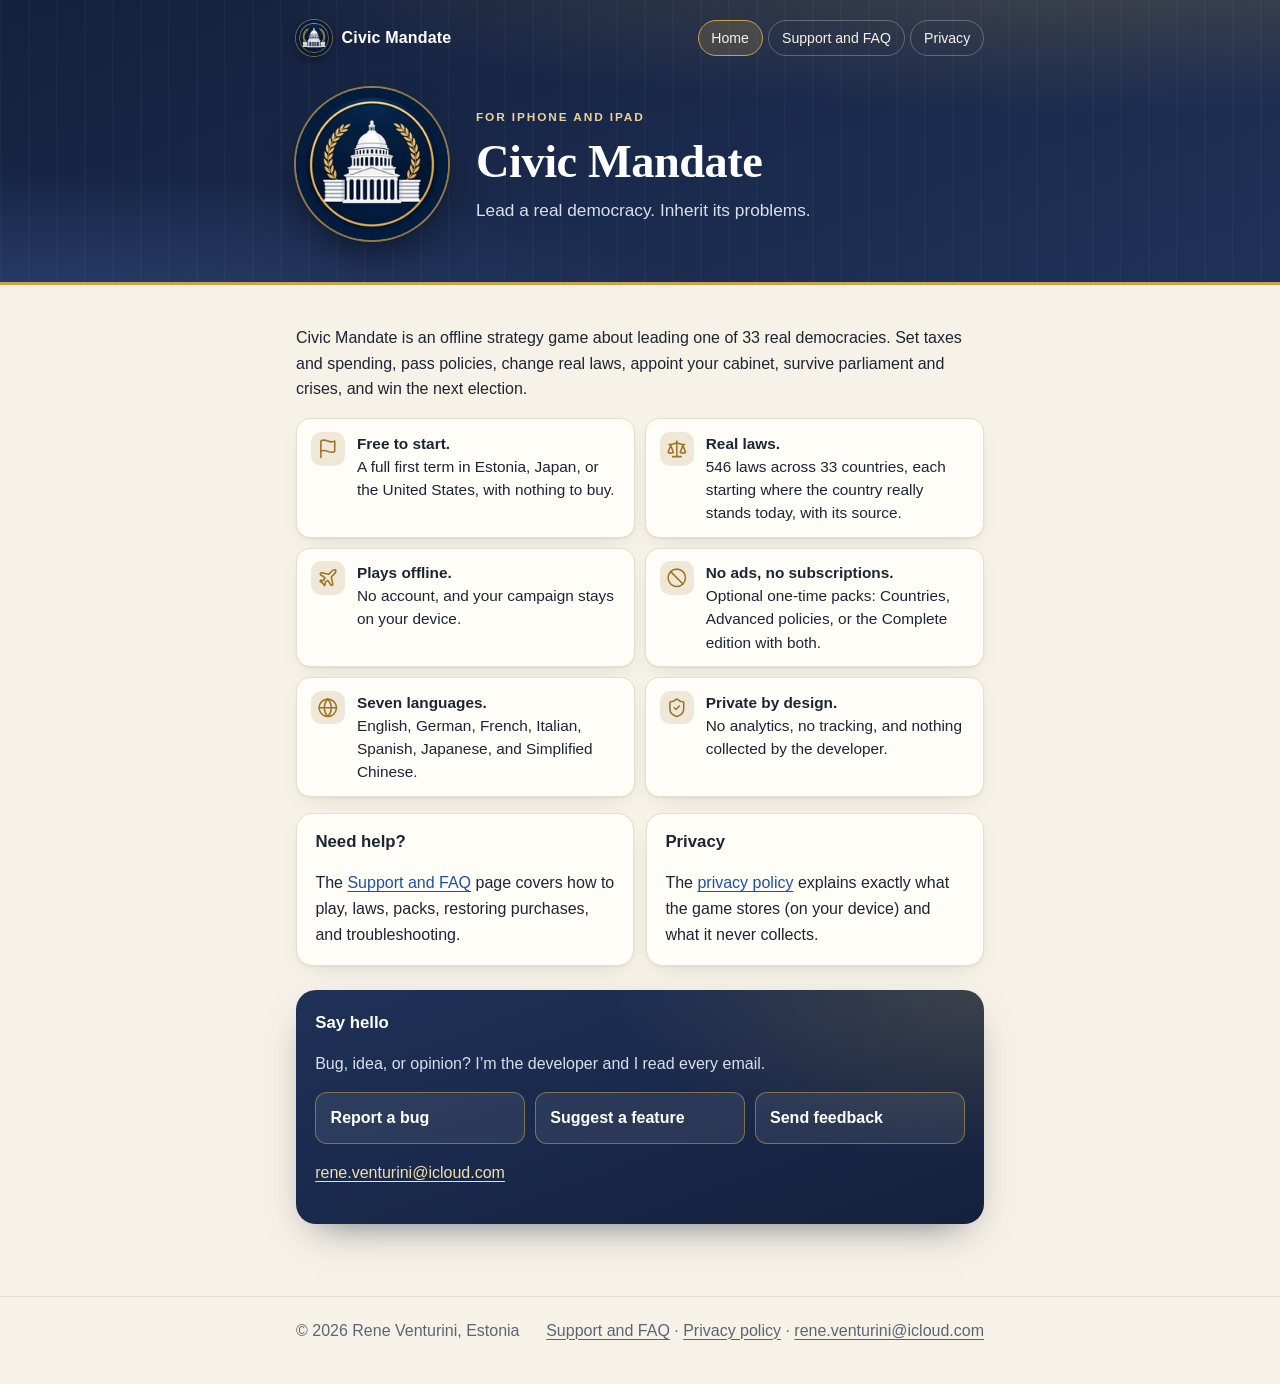
<file: index.html>
<!DOCTYPE html>
<html lang="en">
<head>
  <meta charset="utf-8">
  <meta name="viewport" content="width=device-width, initial-scale=1, viewport-fit=cover">
  <title>Civic Mandate</title>
  <meta name="description" content="Civic Mandate is an offline strategy game for iPhone and iPad about leading one of 33 real democracies.">
  <meta name="theme-color" content="#14213d">
  <meta property="og:title" content="Civic Mandate">
  <meta property="og:description" content="Civic Mandate is an offline strategy game for iPhone and iPad about leading one of 33 real democracies.">
  <meta property="og:image" content="logo.png">
  <link rel="icon" href="logo.png" type="image/png">
  <link rel="apple-touch-icon" href="logo.png">
  <link rel="stylesheet" href="site.css">
</head>
<body>
  <header class="masthead">
    <div class="masthead-inner">
      <div class="topbar">
        <a class="brand" href="index.html"><img src="logo.png" alt="" width="36" height="36">Civic Mandate</a>
        <nav aria-label="Site">
          <a href="index.html" aria-current="page">Home</a>
          <a href="support.html">Support and FAQ</a>
          <a href="privacy.html">Privacy</a>
        </nav>
      </div>
      <div class="hero hero-home">
        <img class="seal" src="logo.png" alt="" width="192" height="192">
        <div>
          <p class="eyebrow">For iPhone and iPad</p>
          <h1>Civic Mandate</h1>
          <p class="lede">Lead a real democracy. Inherit its problems.</p>
        </div>
      </div>
    </div>
  </header>

  <main>
    <p>Civic Mandate is an offline strategy game about leading one of 33 real democracies. Set taxes and spending, pass policies, change real laws, appoint your cabinet, survive parliament and crises, and win the next election.</p>
    <ul class="glance">
      <li><svg class="ico" viewBox="0 0 24 24" aria-hidden="true"><path d="M4 15s1-1 4-1 5 2 8 2 4-1 4-1V3s-1 1-4 1-5-2-8-2-4 1-4 1z"/><line x1="4" x2="4" y1="22" y2="15"/></svg><span><strong>Free to start.</strong> A full first term in Estonia, Japan, or the United States, with nothing to buy.</span></li>
      <li><svg class="ico" viewBox="0 0 24 24" aria-hidden="true"><path d="m16 16 3-8 3 8c-.87.65-1.92 1-3 1s-2.13-.35-3-1Z"/><path d="m2 16 3-8 3 8c-.87.65-1.92 1-3 1s-2.13-.35-3-1Z"/><path d="M7 21h10"/><path d="M12 3v18"/><path d="M3 7h2c2 0 5-1 7-2 2 1 5 2 7 2h2"/></svg><span><strong>Real laws.</strong> 546 laws across 33 countries, each starting where the country really stands today, with its source.</span></li>
      <li><svg class="ico" viewBox="0 0 24 24" aria-hidden="true"><path d="M17.8 19.2 16 11l3.5-3.5C21 6 21.5 4 21 3c-1-.5-3 0-4.5 1.5L13 8 4.8 6.2c-.5-.1-.9.1-1.1.5l-.3.5c-.2.5-.1 1 .3 1.3L9 12l-2 3H4l-1 1 3 2 2 3 1-1v-3l3-2 3.5 5.3c.3.4.8.5 1.3.3l.5-.2c.4-.3.6-.7.5-1.2z"/></svg><span><strong>Plays offline.</strong> No account, and your campaign stays on your device.</span></li>
      <li><svg class="ico" viewBox="0 0 24 24" aria-hidden="true"><circle cx="12" cy="12" r="10"/><path d="m4.9 4.9 14.2 14.2"/></svg><span><strong>No ads, no subscriptions.</strong> Optional one-time packs: Countries, Advanced policies, or the Complete edition with both.</span></li>
      <li><svg class="ico" viewBox="0 0 24 24" aria-hidden="true"><circle cx="12" cy="12" r="10"/><path d="M12 2a14.5 14.5 0 0 0 0 20 14.5 14.5 0 0 0 0-20"/><path d="M2 12h20"/></svg><span><strong>Seven languages.</strong> English, German, French, Italian, Spanish, Japanese, and Simplified Chinese.</span></li>
      <li><svg class="ico" viewBox="0 0 24 24" aria-hidden="true"><path d="M20 13c0 5-3.5 7.5-7.66 8.95a1 1 0 0 1-.67-.01C7.5 20.5 4 18 4 13V6a1 1 0 0 1 1-1c2 0 4.5-1.2 6.24-2.72a1.17 1.17 0 0 1 1.52 0C14.51 3.81 17 5 19 5a1 1 0 0 1 1 1z"/><path d="m9 12 2 2 4-4"/></svg><span><strong>Private by design.</strong> No analytics, no tracking, and nothing collected by the developer.</span></li>
    </ul>

    <div class="grid grid-2">
      <div class="card">
        <h3>Need help?</h3>
        <p>The <a href="support.html">Support and FAQ</a> page covers how to play, laws, packs, restoring purchases, and troubleshooting.</p>
      </div>
      <div class="card">
        <h3>Privacy</h3>
        <p>The <a href="privacy.html">privacy policy</a> explains exactly what the game stores (on your device) and what it never collects.</p>
      </div>
    </div>

    <section class="contact">
      <h3>Say hello</h3>
      <p>Bug, idea, or opinion? I’m the developer and I read every email.</p>
      <div class="buttons">
        <a class="button" href="mailto:rene.venturini@icloud.com?subject=Civic%20Mandate%3A%20Bug%20report&amp;body=Hi%20Rene%2C%0A%0AWhat%20happened%3A%0A%0AWhat%20I%20expected%3A%0A%0AHow%20to%20get%20there%20%28country%2C%20month%2C%20screen%29%3A%0A%0ADevice%20%28iPhone%20or%20iPad%20model%29%3A%0AiOS%20version%3A%0AApp%20Store%20or%20TestFlight%20%28build%20number%20if%20TestFlight%29%3A%0A%0AScreenshots%20or%20a%20screen%20recording%20help%20a%20lot.%0A">Report a bug</a>
        <a class="button" href="mailto:rene.venturini@icloud.com?subject=Civic%20Mandate%3A%20Feature%20idea&amp;body=Hi%20Rene%2C%0A%0AMy%20idea%3A%0A%0AWhy%20it%20would%20make%20the%20game%20better%3A%0A%0ACountry%20or%20screen%20it%20relates%20to%20%28optional%29%3A%0A">Suggest a feature</a>
        <a class="button" href="mailto:rene.venturini@icloud.com?subject=Civic%20Mandate%3A%20Feedback&amp;body=Hi%20Rene%2C%0A%0AWhat%20I%20enjoy%3A%0A%0AWhat%20could%20be%20better%3A%0A%0AAnything%20else%3A%0A">Send feedback</a>
      </div>
      <p><a href="mailto:rene.venturini@icloud.com">rene.venturini@icloud.com</a></p>
    </section>
  </main>

  <footer>
    <div class="inner">
      <p>© 2026 Rene Venturini, Estonia</p>
      <p><a href="support.html">Support and FAQ</a> · <a href="privacy.html">Privacy policy</a> · <a href="mailto:rene.venturini@icloud.com">rene.venturini@icloud.com</a></p>
    </div>
  </footer>
</body>
</html>
</file>
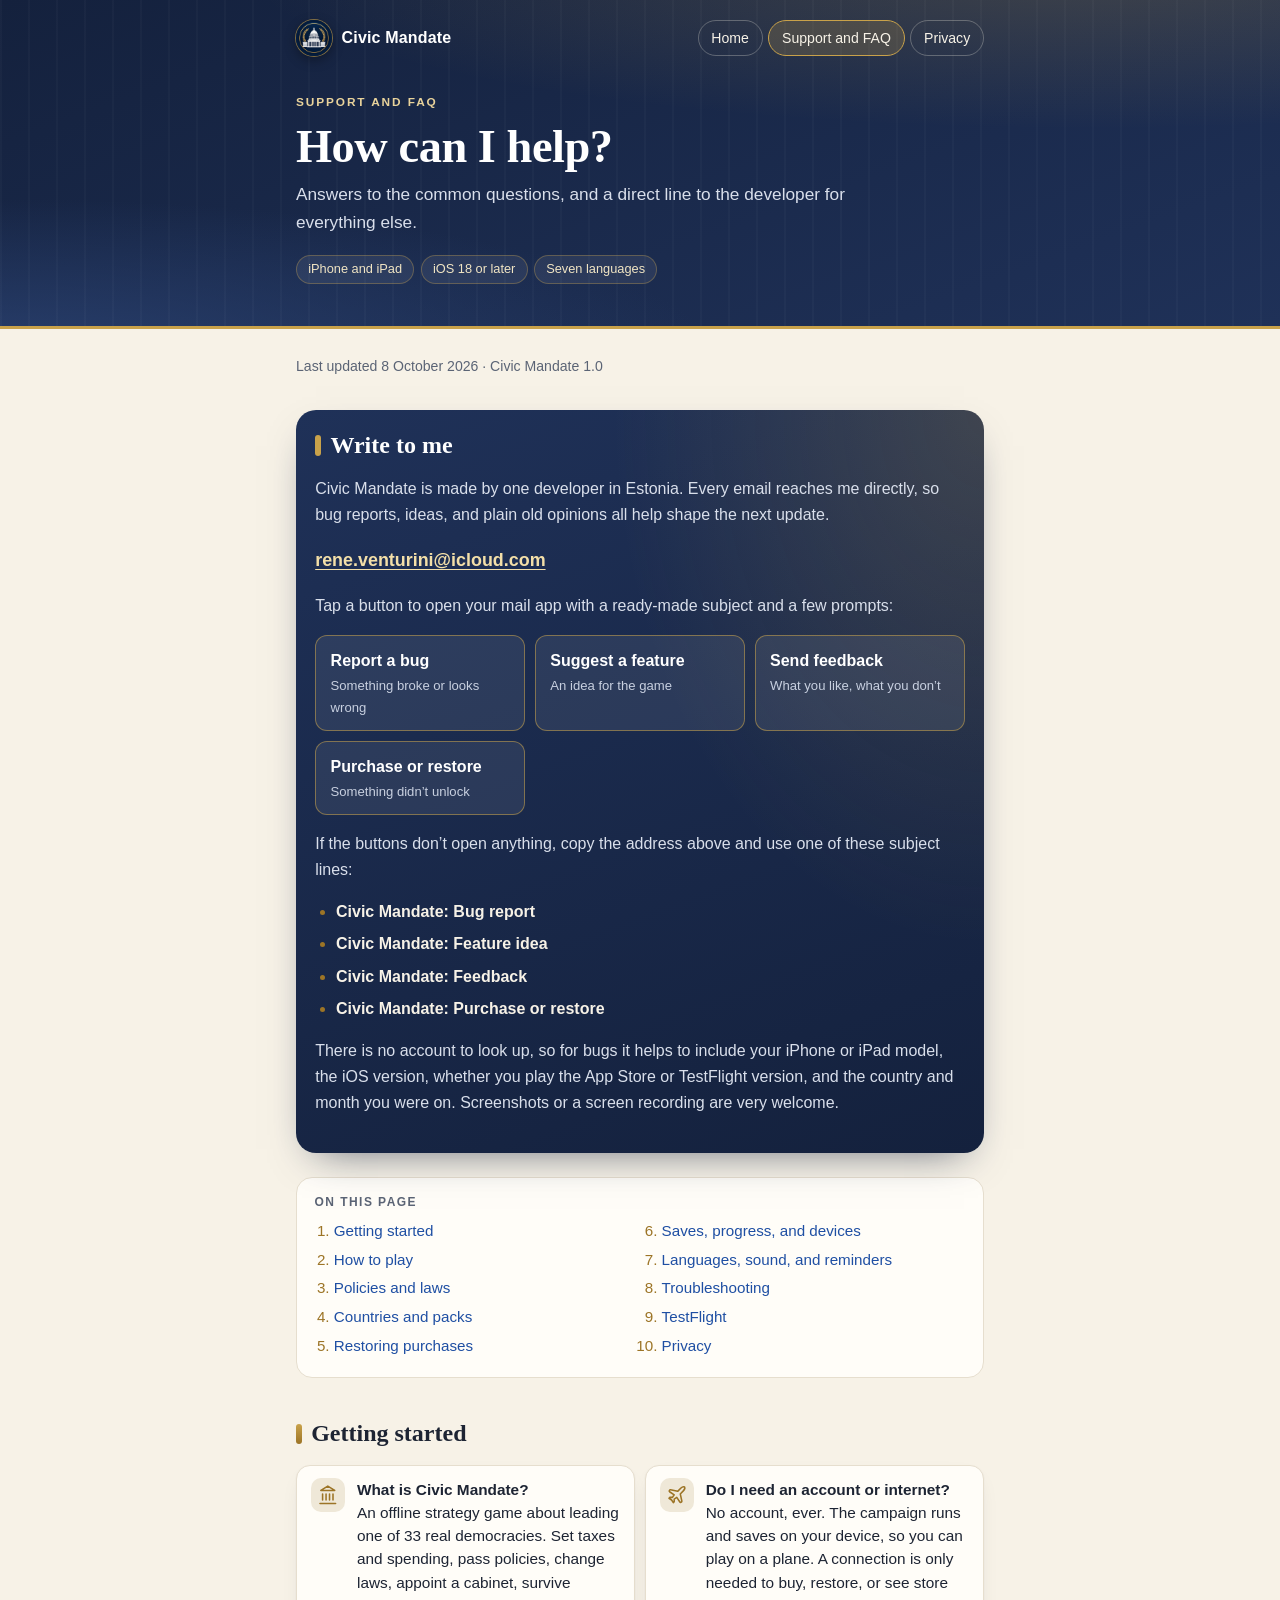
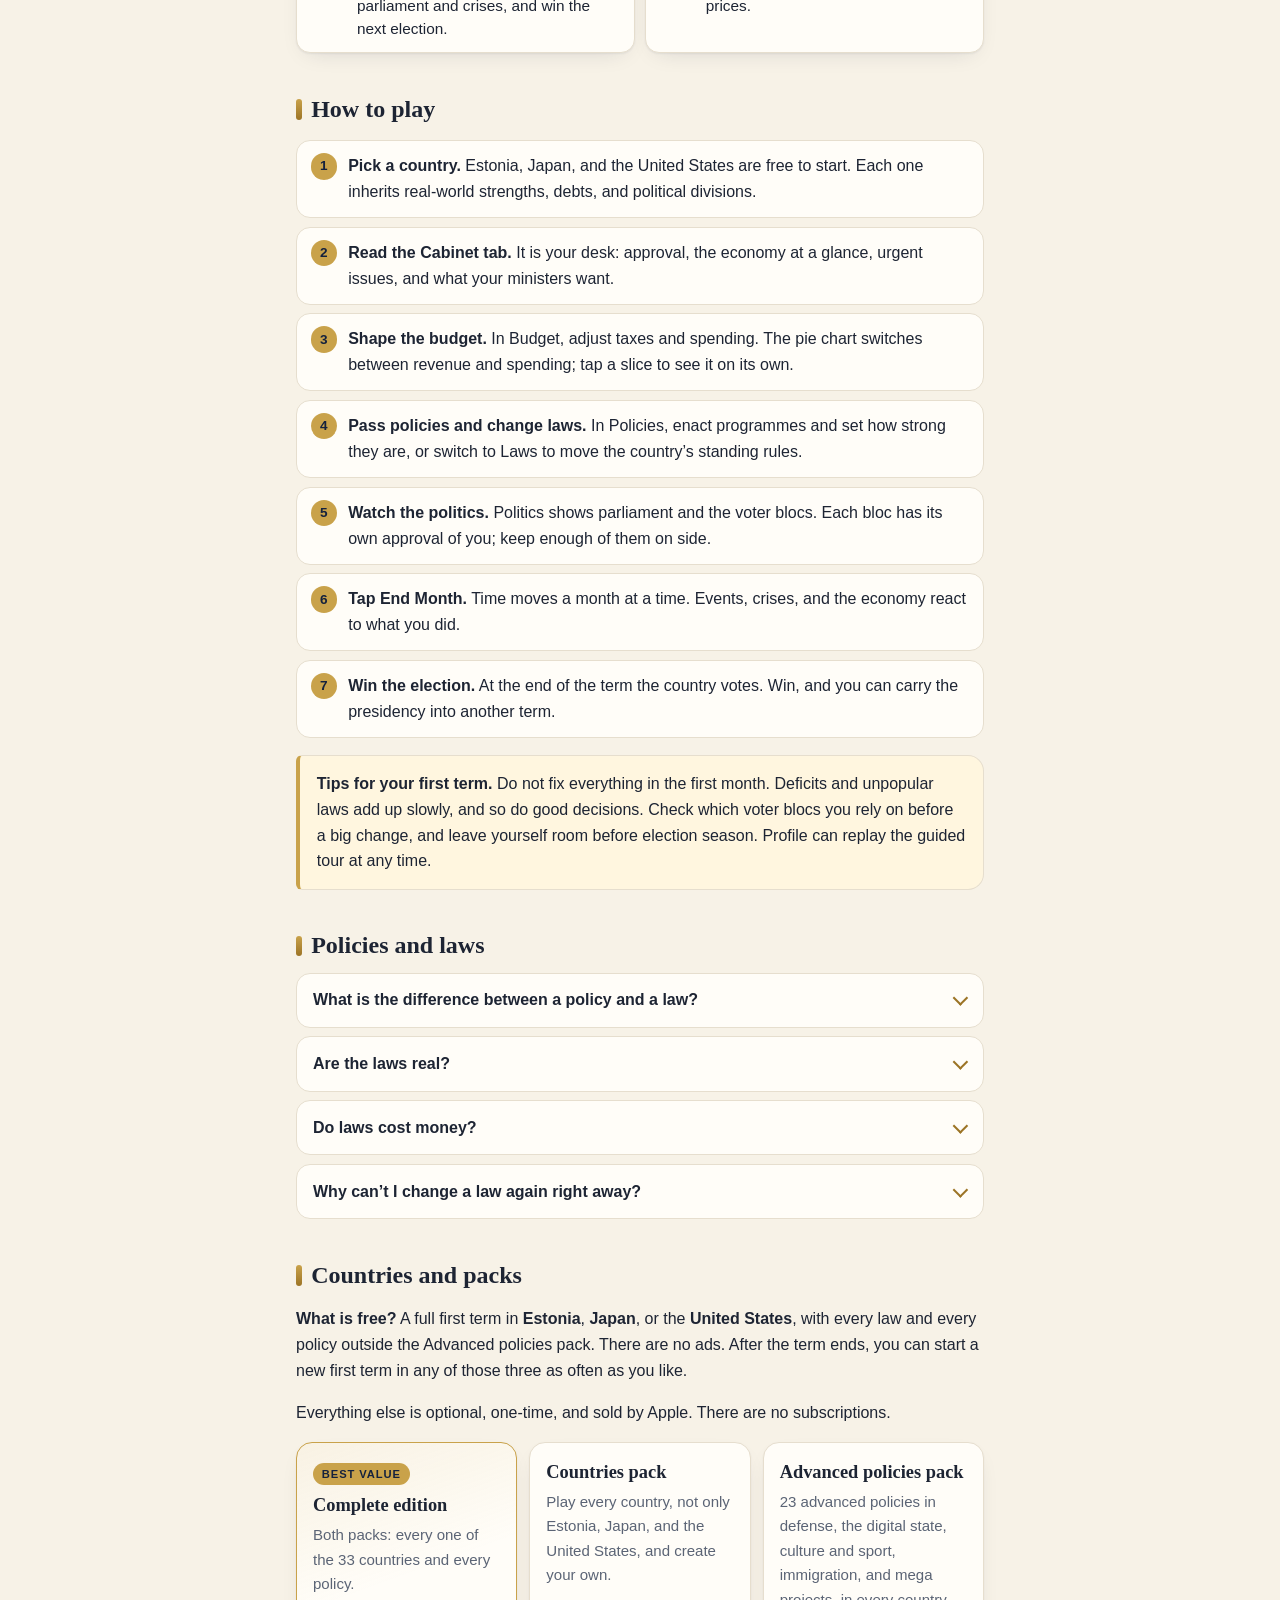
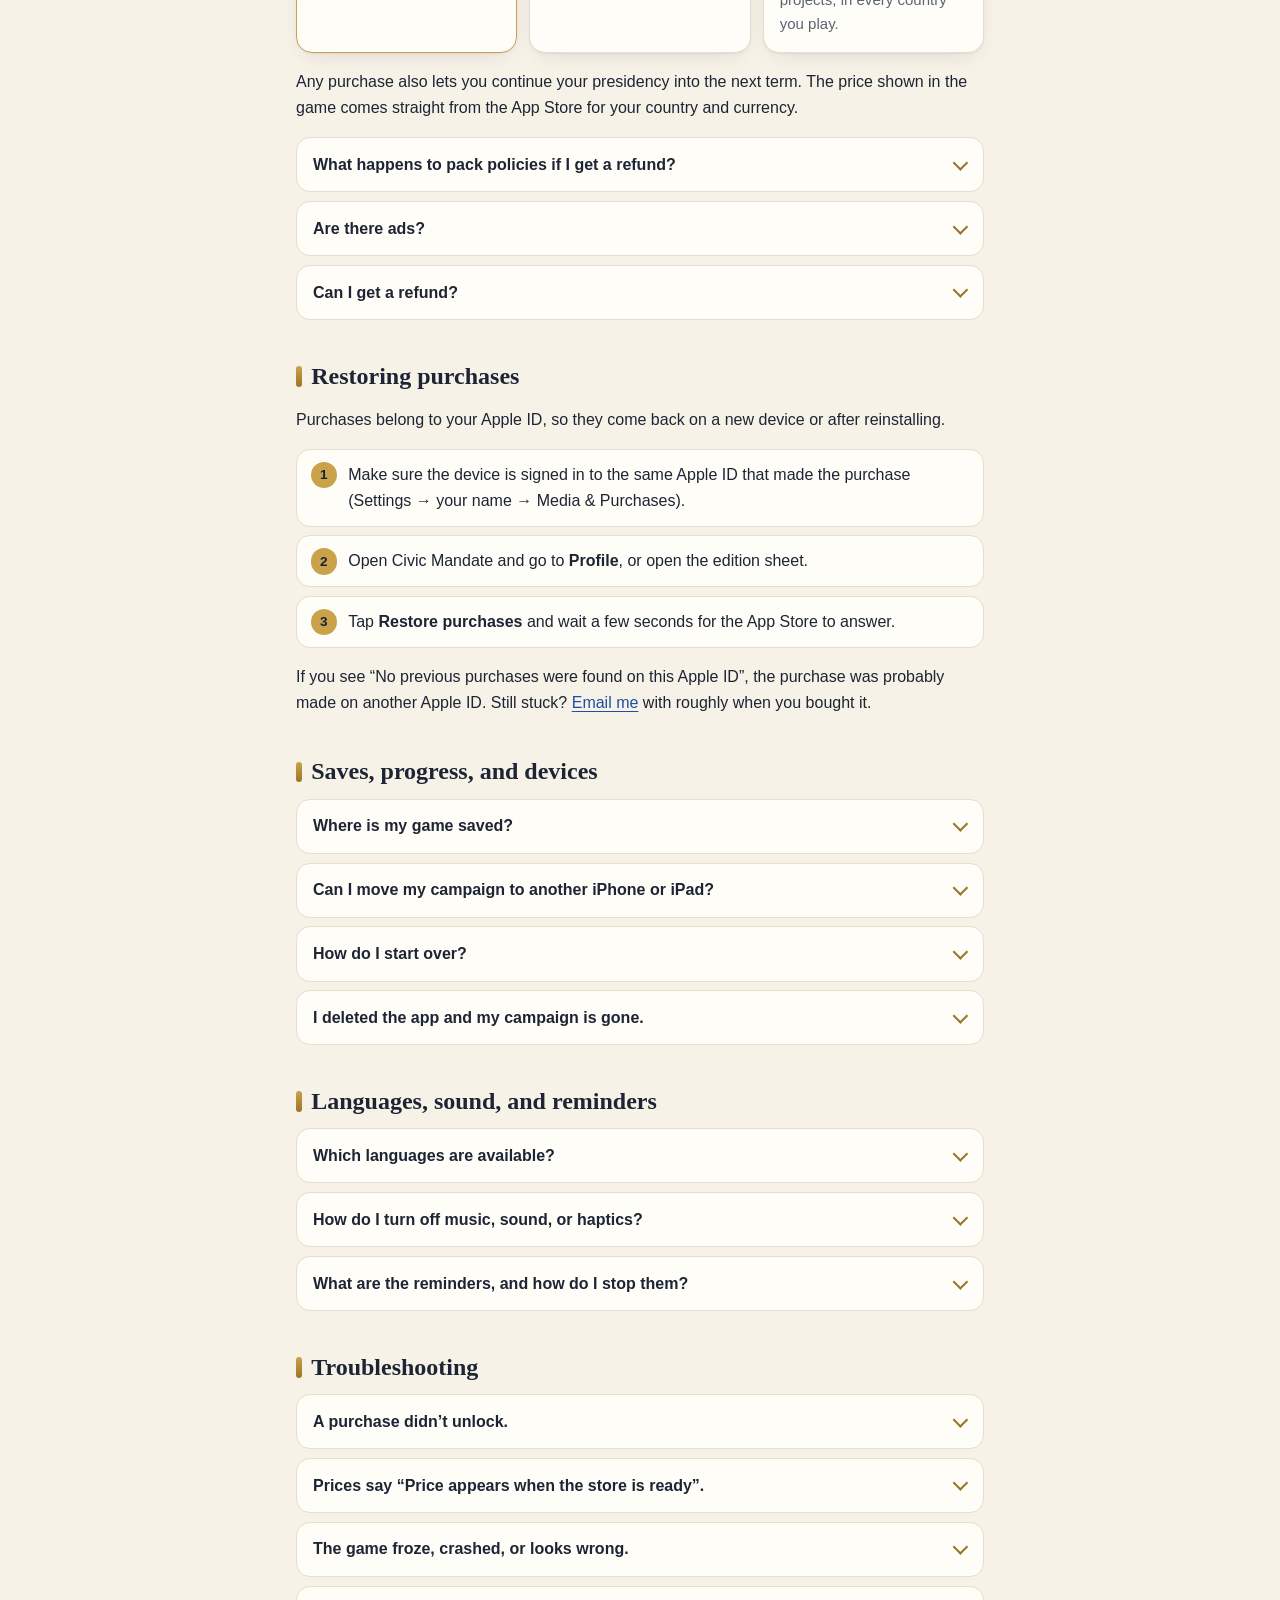
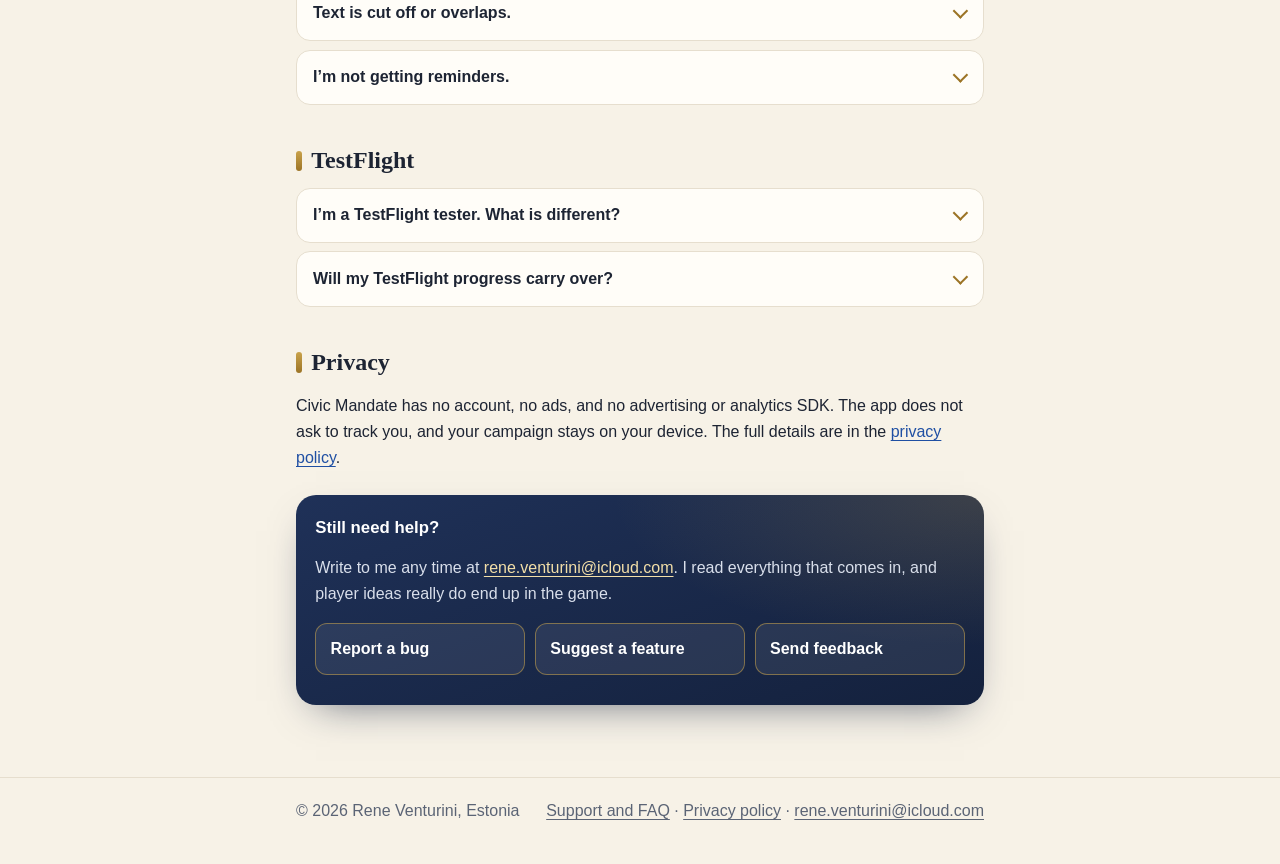
<file: faq.html>
<!DOCTYPE html>
<html lang="en">
<head>
  <meta charset="utf-8">
  <meta name="viewport" content="width=device-width, initial-scale=1">
  <title>Civic Mandate FAQ</title>
  <link rel="canonical" href="support.html">
  <meta http-equiv="refresh" content="0; url=support.html">
  <link rel="stylesheet" href="site.css">
</head>
<body>
  <main>
    <h1>FAQ</h1>
    <p>The FAQ and the support contact are on one page.</p>
    <p><a href="support.html">Support and FAQ</a></p>
  </main>
</body>
</html>
</file>
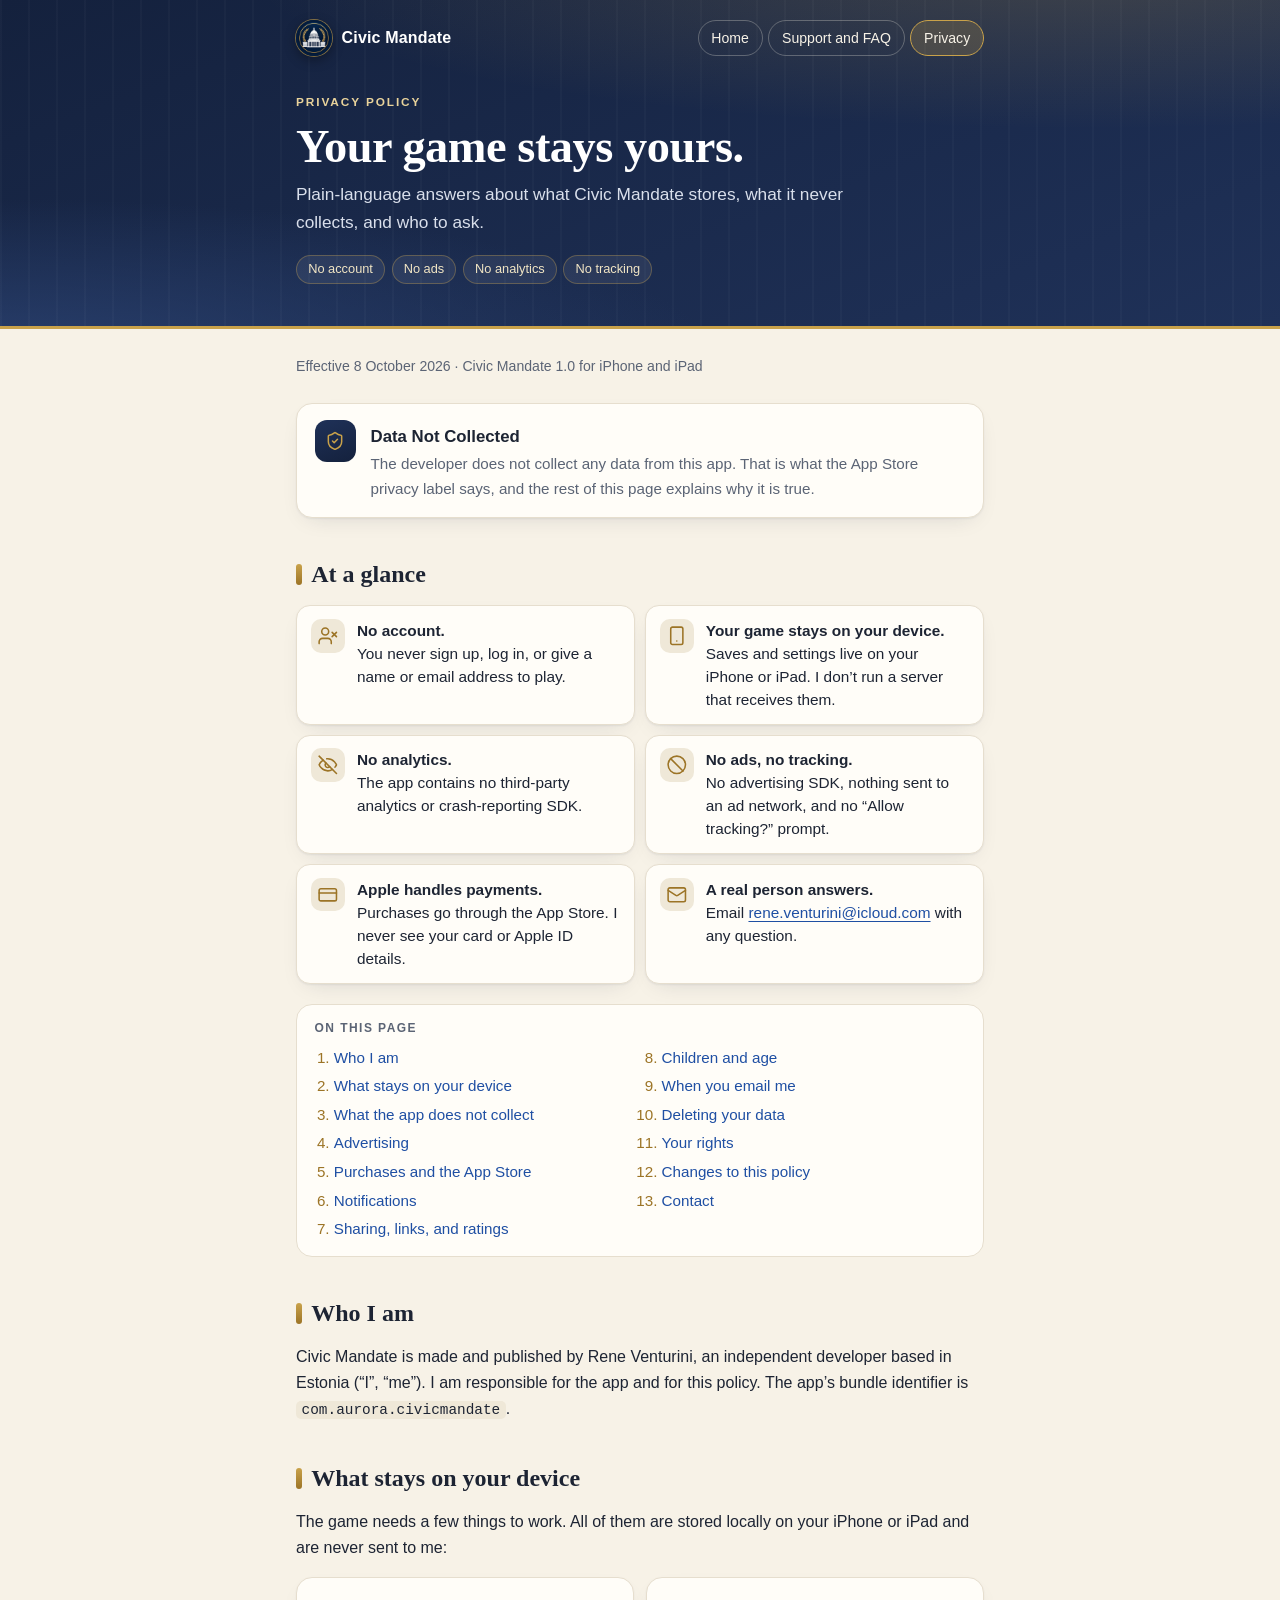
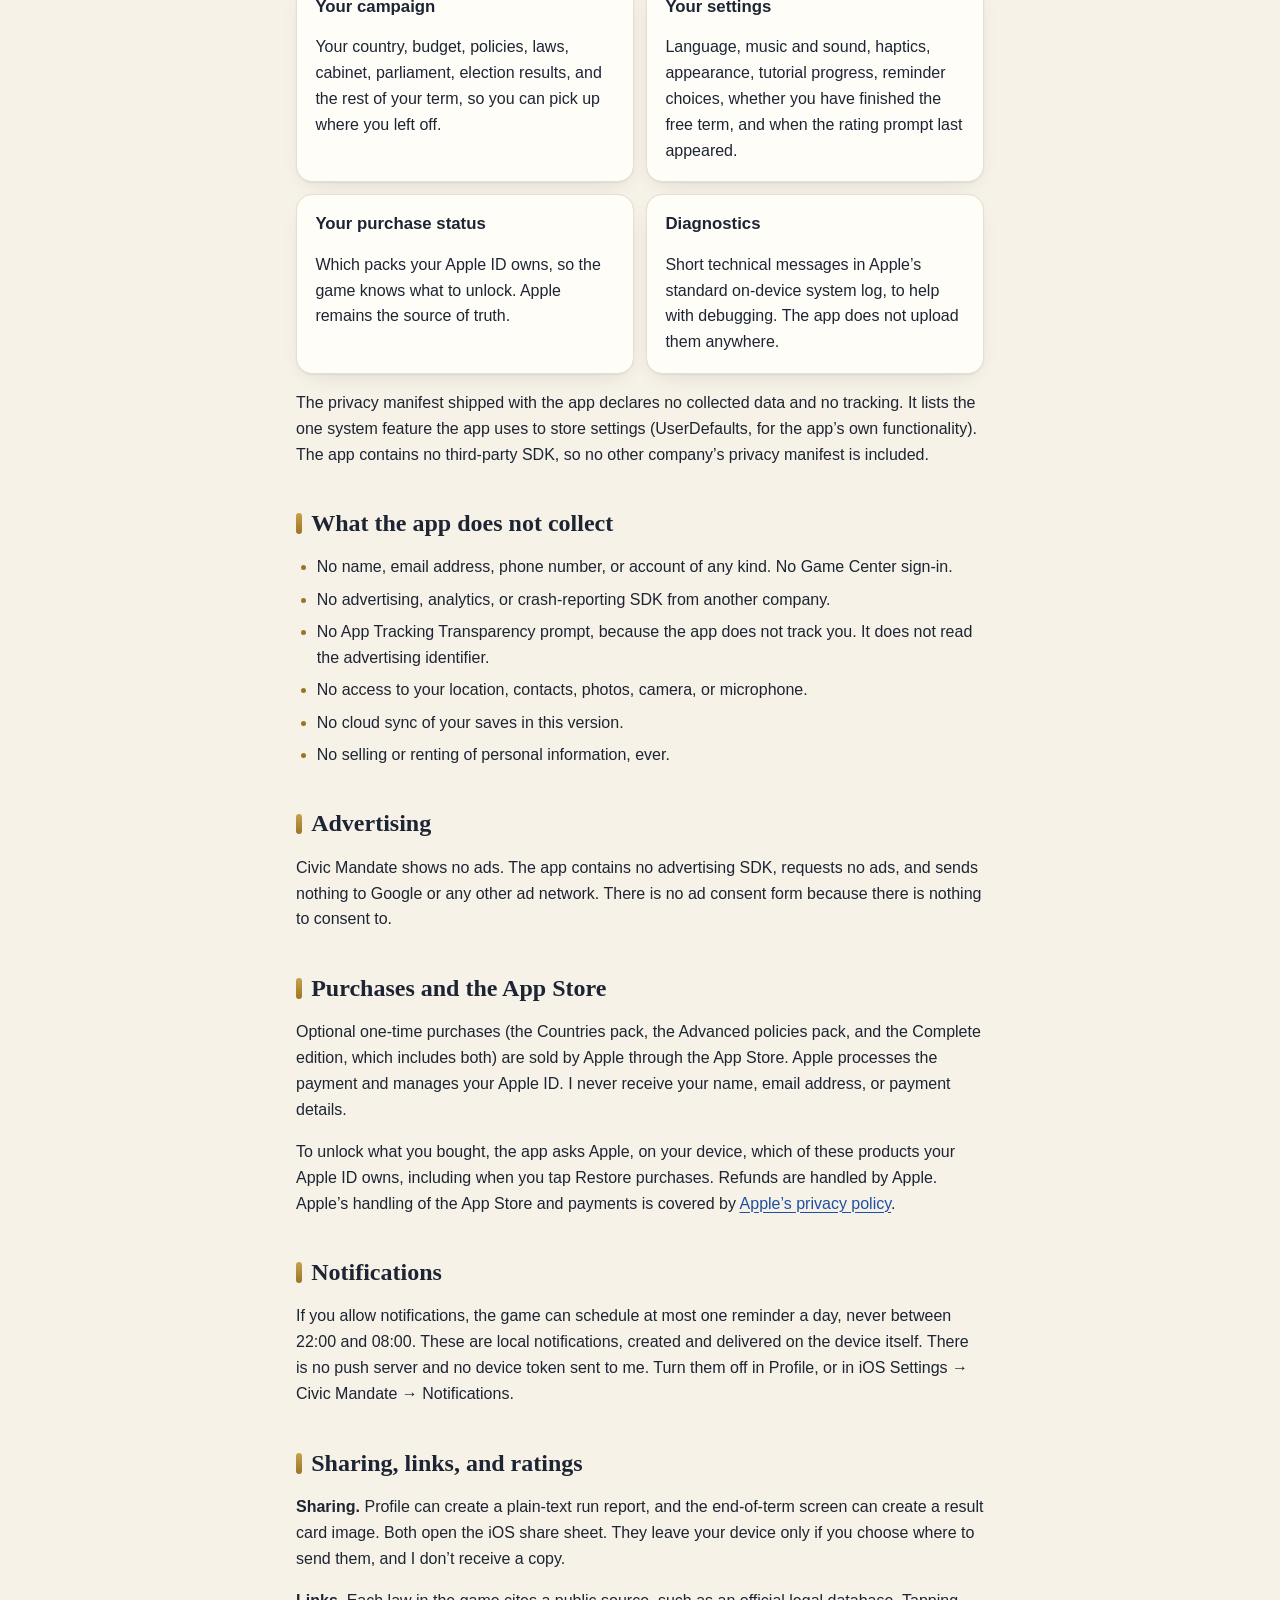
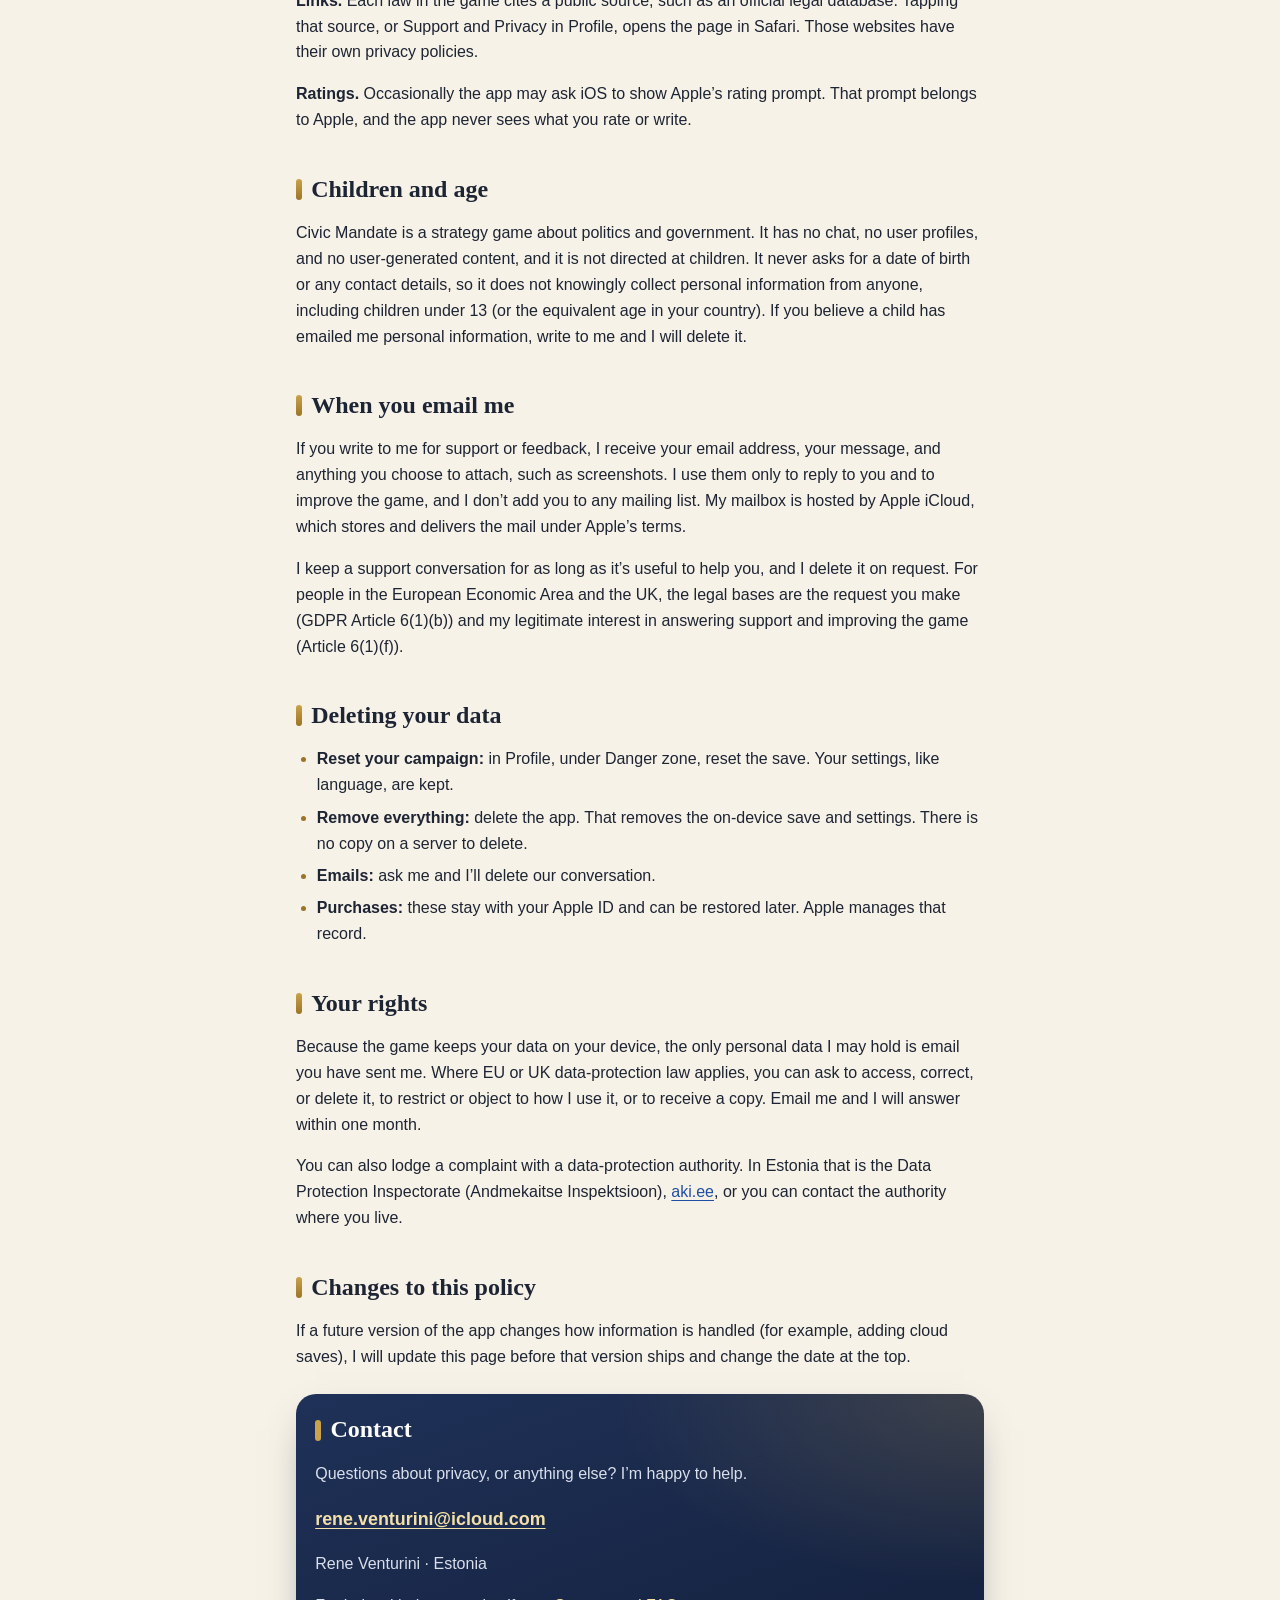
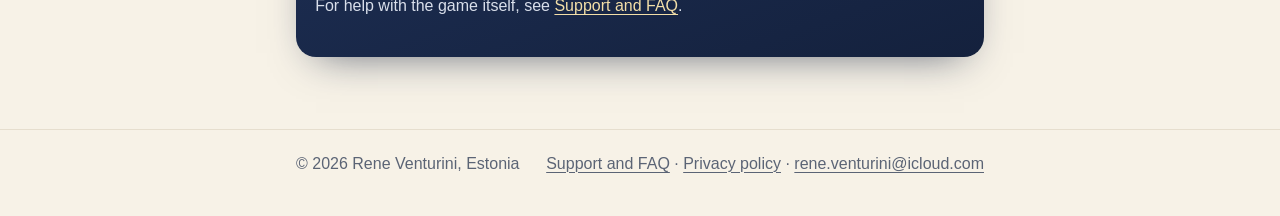
<file: privacy.html>
<!DOCTYPE html>
<html lang="en">
<head>
  <meta charset="utf-8">
  <meta name="viewport" content="width=device-width, initial-scale=1, viewport-fit=cover">
  <title>Privacy Policy · Civic Mandate</title>
  <meta name="description" content="How Civic Mandate handles your information: no account, saves on your device, no ads, no analytics, and no tracking.">
  <meta name="theme-color" content="#14213d">
  <meta property="og:title" content="Privacy Policy · Civic Mandate">
  <meta property="og:description" content="How Civic Mandate handles your information: no account, saves on your device, no ads, no analytics, and no tracking.">
  <meta property="og:image" content="logo.png">
  <link rel="icon" href="logo.png" type="image/png">
  <link rel="apple-touch-icon" href="logo.png">
  <link rel="stylesheet" href="site.css">
</head>
<body>
  <header class="masthead">
    <div class="masthead-inner">
      <div class="topbar">
        <a class="brand" href="index.html"><img src="logo.png" alt="" width="36" height="36">Civic Mandate</a>
        <nav aria-label="Site">
          <a href="index.html">Home</a>
          <a href="support.html">Support and FAQ</a>
          <a href="privacy.html" aria-current="page">Privacy</a>
        </nav>
      </div>
      <div class="hero">
        <p class="eyebrow">Privacy policy</p>
        <h1>Your game stays yours.</h1>
        <p class="lede">Plain-language answers about what Civic Mandate stores, what it never collects, and who to ask.</p>
        <ul class="pills">
          <li>No account</li>
          <li>No ads</li>
          <li>No analytics</li>
          <li>No tracking</li>
        </ul>
      </div>
    </div>
  </header>

  <main>
    <p class="meta">Effective 8 October 2026 · Civic Mandate 1.0 for iPhone and iPad</p>

    <div class="label-card">
      <span class="badge"><svg class="ico" viewBox="0 0 24 24" aria-hidden="true"><path d="M20 13c0 5-3.5 7.5-7.66 8.95a1 1 0 0 1-.67-.01C7.5 20.5 4 18 4 13V6a1 1 0 0 1 1-1c2 0 4.5-1.2 6.24-2.72a1.17 1.17 0 0 1 1.52 0C14.51 3.81 17 5 19 5a1 1 0 0 1 1 1z"/><path d="m9 12 2 2 4-4"/></svg></span>
      <div>
        <p><strong>Data Not Collected</strong></p>
        <p>The developer does not collect any data from this app. That is what the App Store privacy label says, and the rest of this page explains why it is true.</p>
      </div>
    </div>

    <h2 id="at-a-glance">At a glance</h2>
    <ul class="glance">
      <li><svg class="ico" viewBox="0 0 24 24" aria-hidden="true"><path d="M16 21v-2a4 4 0 0 0-4-4H6a4 4 0 0 0-4 4v2"/><circle cx="9" cy="7" r="4"/><line x1="17" x2="22" y1="8" y2="13"/><line x1="22" x2="17" y1="8" y2="13"/></svg><span><strong>No account.</strong> You never sign up, log in, or give a name or email address to play.</span></li>
      <li><svg class="ico" viewBox="0 0 24 24" aria-hidden="true"><rect width="14" height="20" x="5" y="2" rx="2" ry="2"/><path d="M12 18h.01"/></svg><span><strong>Your game stays on your device.</strong> Saves and settings live on your iPhone or iPad. I don’t run a server that receives them.</span></li>
      <li><svg class="ico" viewBox="0 0 24 24" aria-hidden="true"><path d="M9.88 9.88a3 3 0 1 0 4.24 4.24"/><path d="M10.73 5.08A10.43 10.43 0 0 1 12 5c7 0 10 7 10 7a13.16 13.16 0 0 1-1.67 2.68"/><path d="M6.61 6.61A13.526 13.526 0 0 0 2 12s3 7 10 7a9.74 9.74 0 0 0 5.39-1.61"/><line x1="2" x2="22" y1="2" y2="22"/></svg><span><strong>No analytics.</strong> The app contains no third-party analytics or crash-reporting SDK.</span></li>
      <li><svg class="ico" viewBox="0 0 24 24" aria-hidden="true"><circle cx="12" cy="12" r="10"/><path d="m4.9 4.9 14.2 14.2"/></svg><span><strong>No ads, no tracking.</strong> No advertising SDK, nothing sent to an ad network, and no “Allow tracking?” prompt.</span></li>
      <li><svg class="ico" viewBox="0 0 24 24" aria-hidden="true"><rect width="20" height="14" x="2" y="5" rx="2"/><line x1="2" x2="22" y1="10" y2="10"/></svg><span><strong>Apple handles payments.</strong> Purchases go through the App Store. I never see your card or Apple ID details.</span></li>
      <li><svg class="ico" viewBox="0 0 24 24" aria-hidden="true"><rect width="20" height="16" x="2" y="4" rx="2"/><path d="m22 7-8.97 5.7a1.94 1.94 0 0 1-2.06 0L2 7"/></svg><span><strong>A real person answers.</strong> Email <a href="mailto:rene.venturini@icloud.com">rene.venturini@icloud.com</a> with any question.</span></li>
    </ul>

    <nav class="toc" aria-label="On this page">
      <strong>On this page</strong>
      <ol>
        <li><a href="#who">Who I am</a></li>
        <li><a href="#on-device">What stays on your device</a></li>
        <li><a href="#not-collected">What the app does not collect</a></li>
        <li><a href="#advertising">Advertising</a></li>
        <li><a href="#purchases">Purchases and the App Store</a></li>
        <li><a href="#notifications">Notifications</a></li>
        <li><a href="#sharing">Sharing, links, and ratings</a></li>
        <li><a href="#children">Children and age</a></li>
        <li><a href="#email">When you email me</a></li>
        <li><a href="#deletion">Deleting your data</a></li>
        <li><a href="#rights">Your rights</a></li>
        <li><a href="#changes">Changes to this policy</a></li>
        <li><a href="#contact">Contact</a></li>
      </ol>
    </nav>

    <h2 id="who">Who I am</h2>
    <p>Civic Mandate is made and published by Rene Venturini, an independent developer based in Estonia (“I”, “me”). I am responsible for the app and for this policy. The app’s bundle identifier is <code>com.aurora.civicmandate</code>.</p>

    <h2 id="on-device">What stays on your device</h2>
    <p>The game needs a few things to work. All of them are stored locally on your iPhone or iPad and are never sent to me:</p>
    <div class="grid grid-2">
      <div class="card">
        <h3>Your campaign</h3>
        <p>Your country, budget, policies, laws, cabinet, parliament, election results, and the rest of your term, so you can pick up where you left off.</p>
      </div>
      <div class="card">
        <h3>Your settings</h3>
        <p>Language, music and sound, haptics, appearance, tutorial progress, reminder choices, whether you have finished the free term, and when the rating prompt last appeared.</p>
      </div>
      <div class="card">
        <h3>Your purchase status</h3>
        <p>Which packs your Apple ID owns, so the game knows what to unlock. Apple remains the source of truth.</p>
      </div>
      <div class="card">
        <h3>Diagnostics</h3>
        <p>Short technical messages in Apple’s standard on-device system log, to help with debugging. The app does not upload them anywhere.</p>
      </div>
    </div>
    <p>The privacy manifest shipped with the app declares no collected data and no tracking. It lists the one system feature the app uses to store settings (UserDefaults, for the app’s own functionality). The app contains no third-party SDK, so no other company’s privacy manifest is included.</p>

    <h2 id="not-collected">What the app does not collect</h2>
    <ul>
      <li>No name, email address, phone number, or account of any kind. No Game Center sign-in.</li>
      <li>No advertising, analytics, or crash-reporting SDK from another company.</li>
      <li>No App Tracking Transparency prompt, because the app does not track you. It does not read the advertising identifier.</li>
      <li>No access to your location, contacts, photos, camera, or microphone.</li>
      <li>No cloud sync of your saves in this version.</li>
      <li>No selling or renting of personal information, ever.</li>
    </ul>

    <h2 id="advertising">Advertising</h2>
    <p>Civic Mandate shows no ads. The app contains no advertising SDK, requests no ads, and sends nothing to Google or any other ad network. There is no ad consent form because there is nothing to consent to.</p>

    <h2 id="purchases">Purchases and the App Store</h2>
    <p>Optional one-time purchases (the Countries pack, the Advanced policies pack, and the Complete edition, which includes both) are sold by Apple through the App Store. Apple processes the payment and manages your Apple ID. I never receive your name, email address, or payment details.</p>
    <p>To unlock what you bought, the app asks Apple, on your device, which of these products your Apple ID owns, including when you tap Restore purchases. Refunds are handled by Apple. Apple’s handling of the App Store and payments is covered by <a href="https://www.apple.com/legal/privacy/">Apple’s privacy policy</a>.</p>

    <h2 id="notifications">Notifications</h2>
    <p>If you allow notifications, the game can schedule at most one reminder a day, never between 22:00 and 08:00. These are local notifications, created and delivered on the device itself. There is no push server and no device token sent to me. Turn them off in Profile, or in iOS Settings → Civic Mandate → Notifications.</p>

    <h2 id="sharing">Sharing, links, and ratings</h2>
    <p><strong>Sharing.</strong> Profile can create a plain-text run report, and the end-of-term screen can create a result card image. Both open the iOS share sheet. They leave your device only if you choose where to send them, and I don’t receive a copy.</p>
    <p><strong>Links.</strong> Each law in the game cites a public source, such as an official legal database. Tapping that source, or Support and Privacy in Profile, opens the page in Safari. Those websites have their own privacy policies.</p>
    <p><strong>Ratings.</strong> Occasionally the app may ask iOS to show Apple’s rating prompt. That prompt belongs to Apple, and the app never sees what you rate or write.</p>

    <h2 id="children">Children and age</h2>
    <p>Civic Mandate is a strategy game about politics and government. It has no chat, no user profiles, and no user-generated content, and it is not directed at children. It never asks for a date of birth or any contact details, so it does not knowingly collect personal information from anyone, including children under 13 (or the equivalent age in your country). If you believe a child has emailed me personal information, write to me and I will delete it.</p>

    <h2 id="email">When you email me</h2>
    <p>If you write to me for support or feedback, I receive your email address, your message, and anything you choose to attach, such as screenshots. I use them only to reply to you and to improve the game, and I don’t add you to any mailing list. My mailbox is hosted by Apple iCloud, which stores and delivers the mail under Apple’s terms.</p>
    <p>I keep a support conversation for as long as it’s useful to help you, and I delete it on request. For people in the European Economic Area and the UK, the legal bases are the request you make (GDPR Article 6(1)(b)) and my legitimate interest in answering support and improving the game (Article 6(1)(f)).</p>

    <h2 id="deletion">Deleting your data</h2>
    <ul>
      <li><strong>Reset your campaign:</strong> in Profile, under Danger zone, reset the save. Your settings, like language, are kept.</li>
      <li><strong>Remove everything:</strong> delete the app. That removes the on-device save and settings. There is no copy on a server to delete.</li>
      <li><strong>Emails:</strong> ask me and I’ll delete our conversation.</li>
      <li><strong>Purchases:</strong> these stay with your Apple ID and can be restored later. Apple manages that record.</li>
    </ul>

    <h2 id="rights">Your rights</h2>
    <p>Because the game keeps your data on your device, the only personal data I may hold is email you have sent me. Where EU or UK data-protection law applies, you can ask to access, correct, or delete it, to restrict or object to how I use it, or to receive a copy. Email me and I will answer within one month.</p>
    <p>You can also lodge a complaint with a data-protection authority. In Estonia that is the Data Protection Inspectorate (Andmekaitse Inspektsioon), <a href="https://www.aki.ee/en">aki.ee</a>, or you can contact the authority where you live.</p>

    <h2 id="changes">Changes to this policy</h2>
    <p>If a future version of the app changes how information is handled (for example, adding cloud saves), I will update this page before that version ships and change the date at the top.</p>

    <section class="contact" id="contact">
      <h2>Contact</h2>
      <p>Questions about privacy, or anything else? I’m happy to help.</p>
      <p class="address"><a href="mailto:rene.venturini@icloud.com?subject=Civic%20Mandate%3A%20Privacy%20question&amp;body=Hi%20Rene%2C%0A%0A">rene.venturini@icloud.com</a></p>
      <p>Rene Venturini · Estonia</p>
      <p>For help with the game itself, see <a href="support.html">Support and FAQ</a>.</p>
    </section>
  </main>

  <footer>
    <div class="inner">
      <p>© 2026 Rene Venturini, Estonia</p>
      <p><a href="support.html">Support and FAQ</a> · <a href="privacy.html">Privacy policy</a> · <a href="mailto:rene.venturini@icloud.com">rene.venturini@icloud.com</a></p>
    </div>
  </footer>
</body>
</html>
</file>
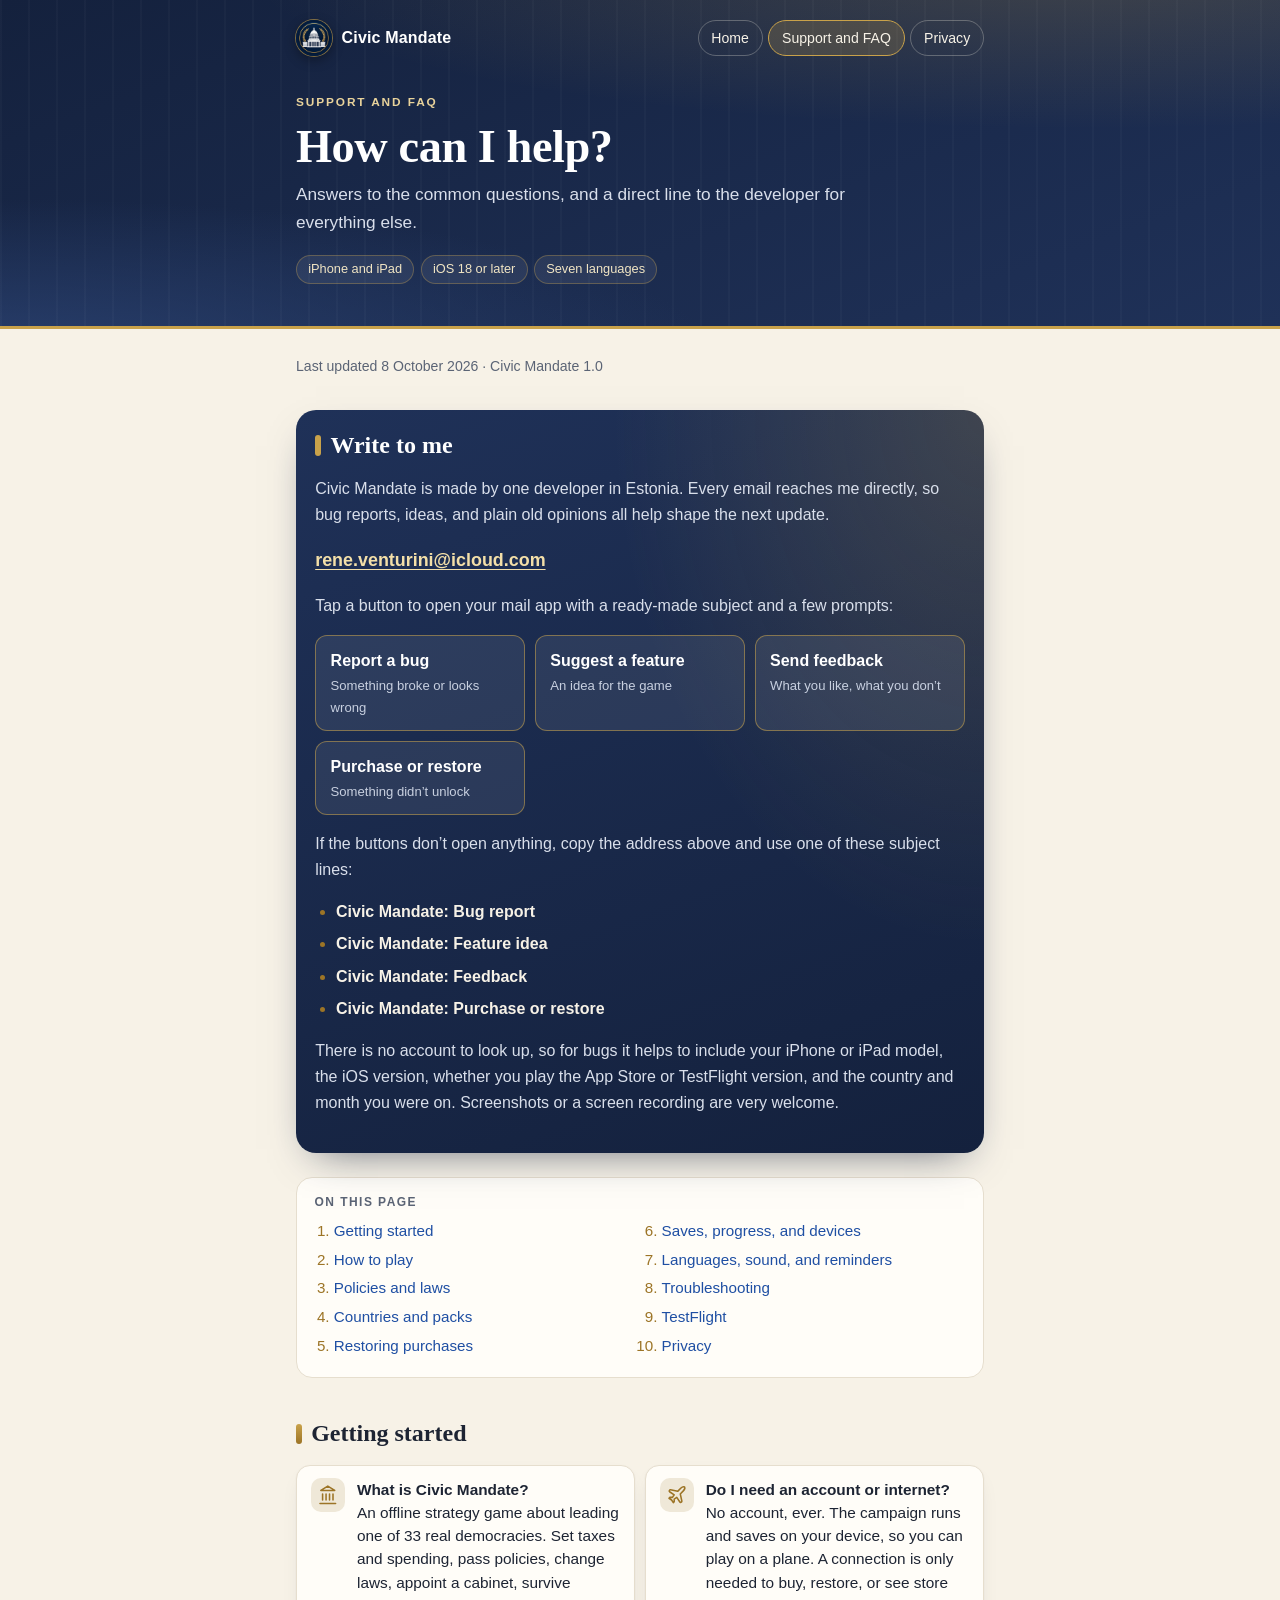
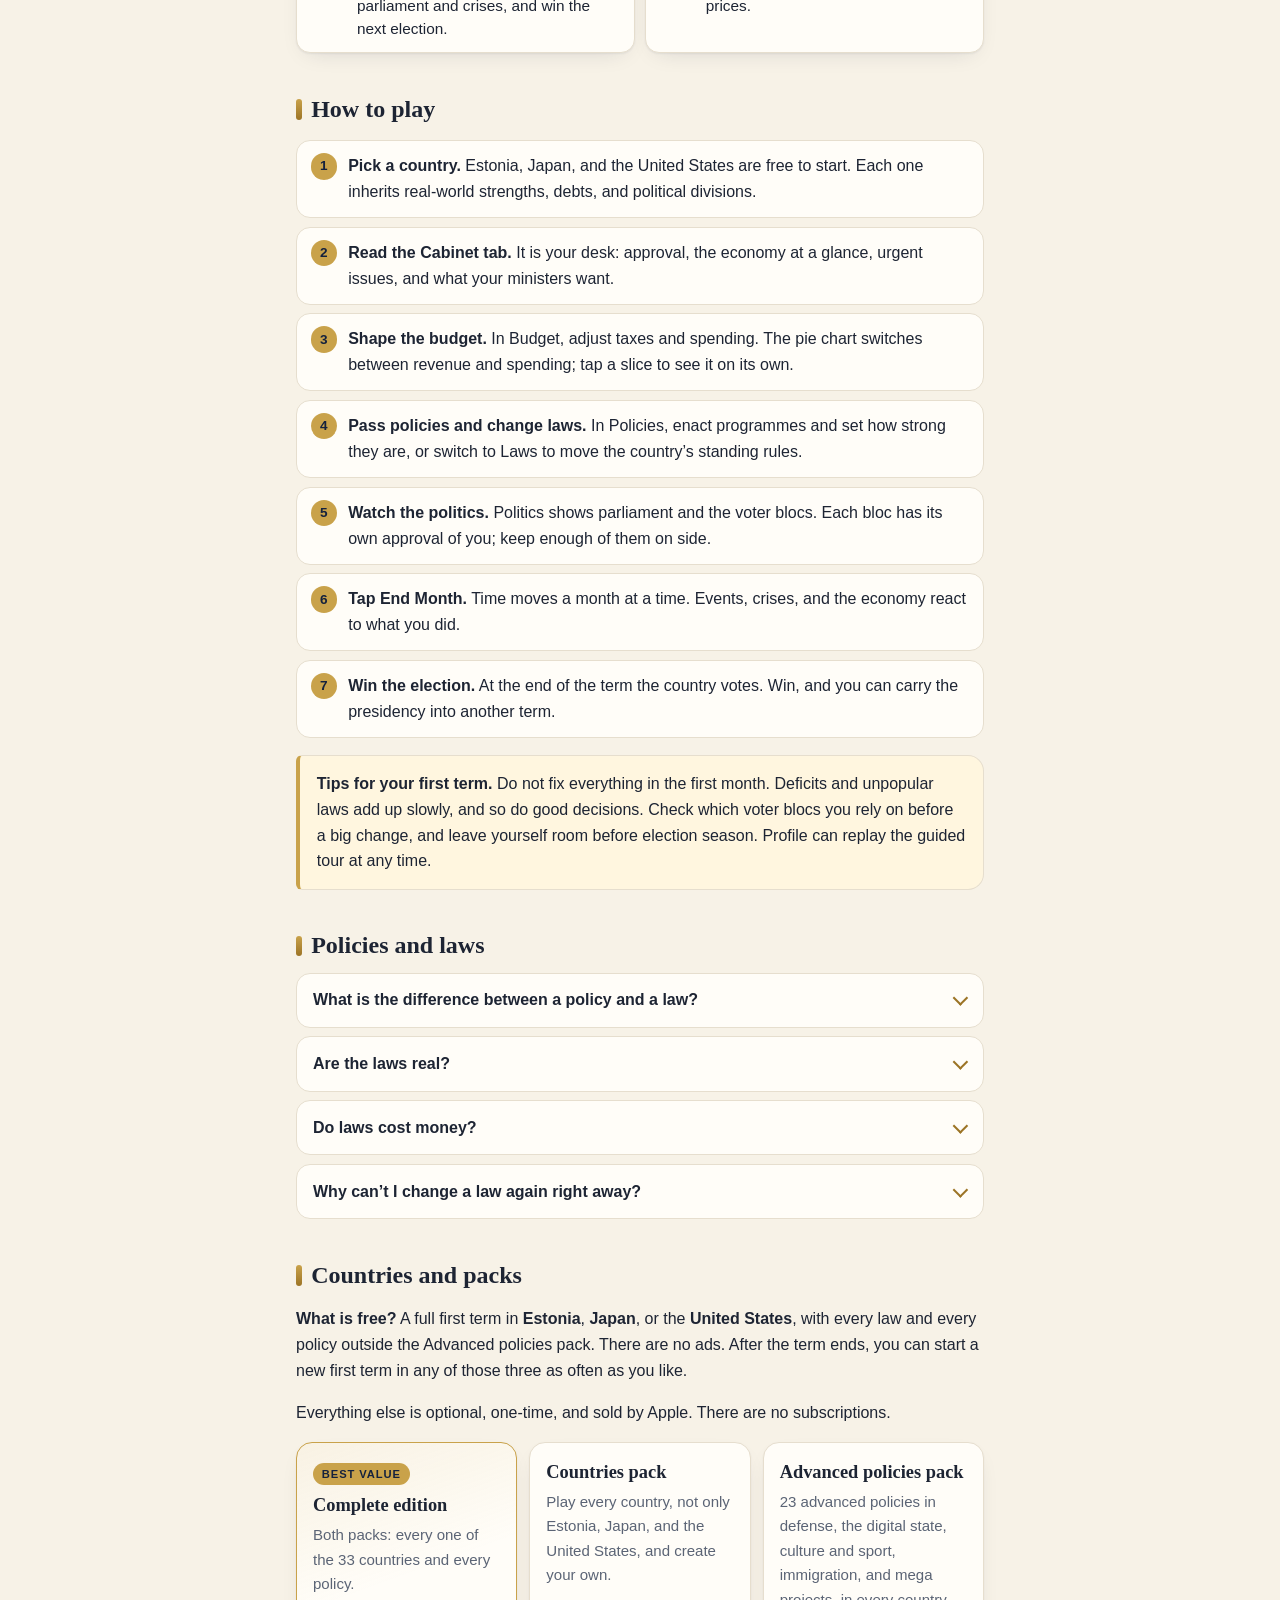
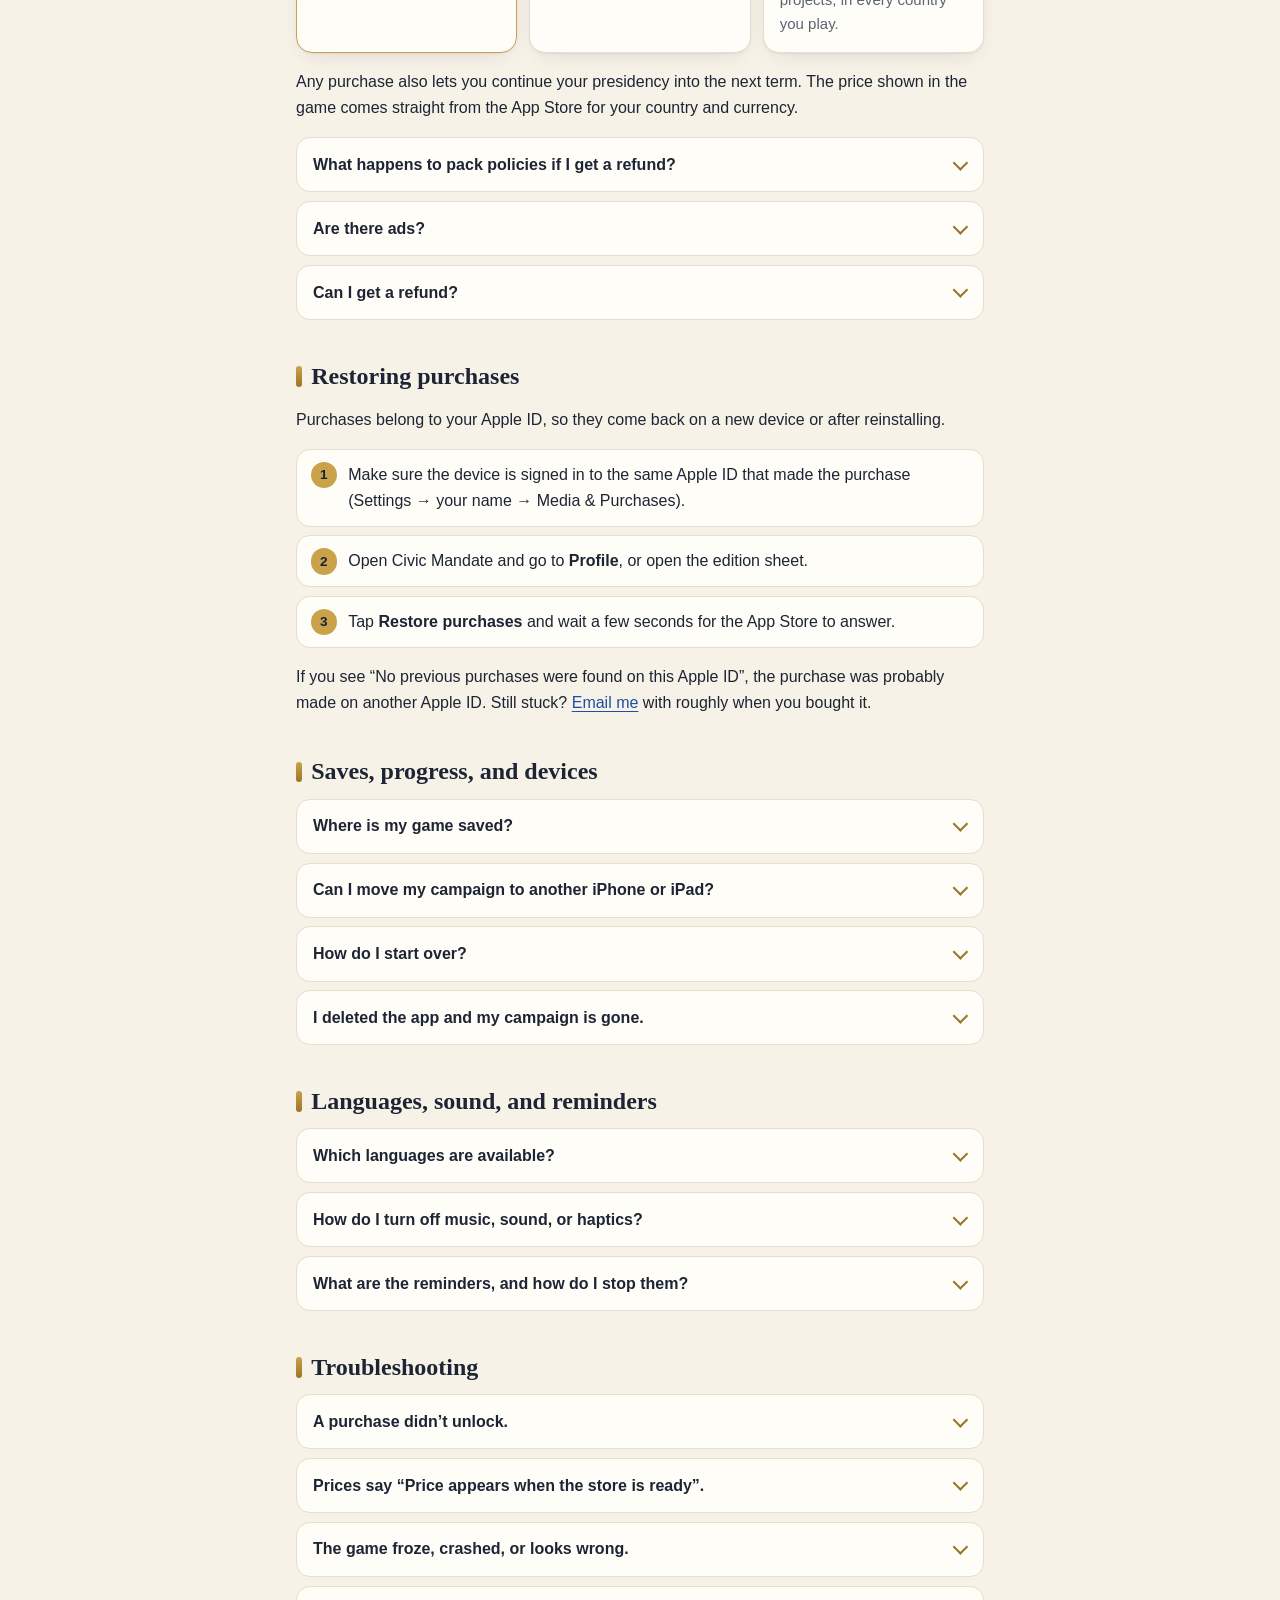
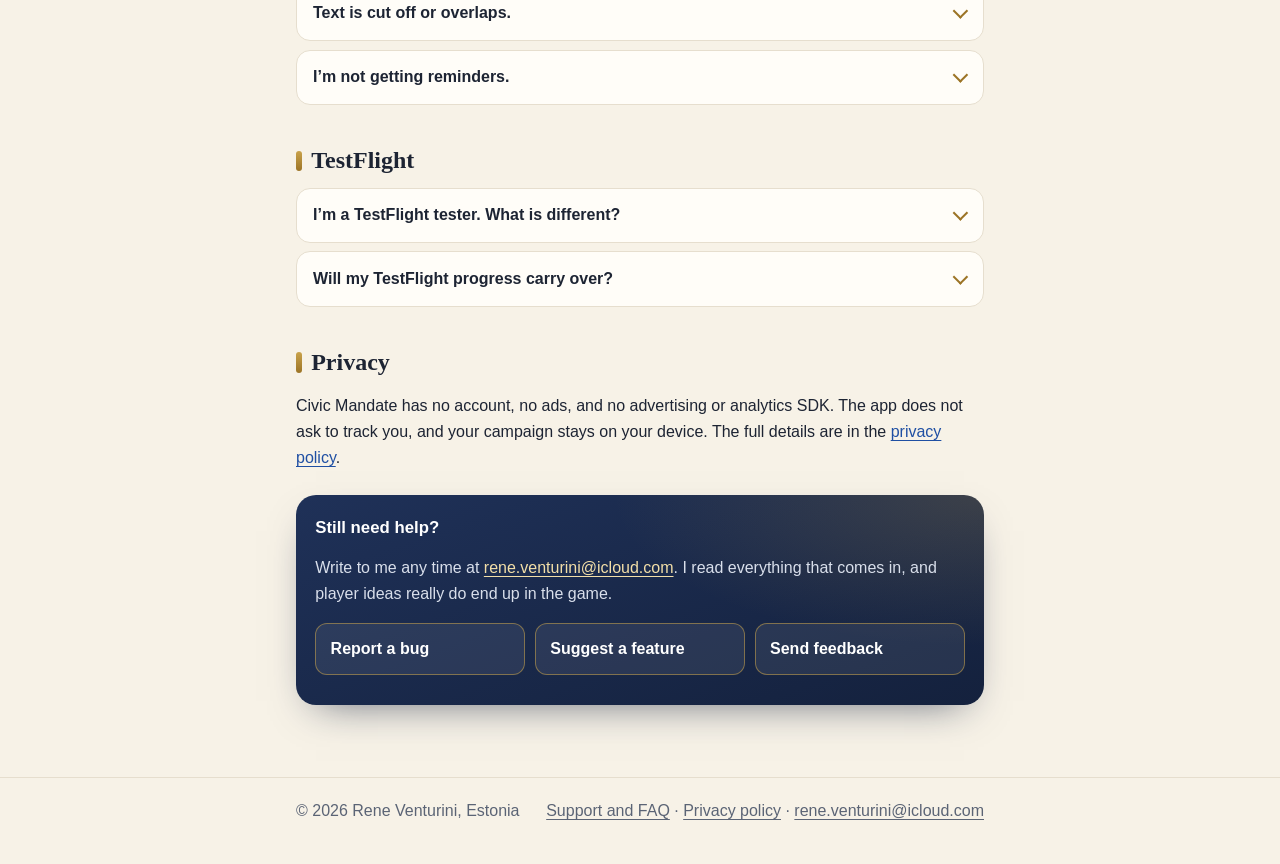
<file: support.html>
<!DOCTYPE html>
<html lang="en">
<head>
  <meta charset="utf-8">
  <meta name="viewport" content="width=device-width, initial-scale=1, viewport-fit=cover">
  <title>Support and FAQ · Civic Mandate</title>
  <meta name="description" content="Help with Civic Mandate: how to play, laws, countries and packs, restoring purchases, saves, and troubleshooting.">
  <meta name="theme-color" content="#14213d">
  <meta property="og:title" content="Support and FAQ · Civic Mandate">
  <meta property="og:description" content="Help with Civic Mandate: how to play, laws, countries and packs, restoring purchases, saves, and troubleshooting.">
  <meta property="og:image" content="logo.png">
  <link rel="icon" href="logo.png" type="image/png">
  <link rel="apple-touch-icon" href="logo.png">
  <link rel="stylesheet" href="site.css">
</head>
<body>
  <header class="masthead">
    <div class="masthead-inner">
      <div class="topbar">
        <a class="brand" href="index.html"><img src="logo.png" alt="" width="36" height="36">Civic Mandate</a>
        <nav aria-label="Site">
          <a href="index.html">Home</a>
          <a href="support.html" aria-current="page">Support and FAQ</a>
          <a href="privacy.html">Privacy</a>
        </nav>
      </div>
      <div class="hero">
        <p class="eyebrow">Support and FAQ</p>
        <h1>How can I help?</h1>
        <p class="lede">Answers to the common questions, and a direct line to the developer for everything else.</p>
        <ul class="pills">
          <li>iPhone and iPad</li>
          <li>iOS 18 or later</li>
          <li>Seven languages</li>
        </ul>
      </div>
    </div>
  </header>

  <main>
    <p class="meta">Last updated 8 October 2026 · Civic Mandate 1.0</p>

    <section class="contact" id="contact">
      <h2>Write to me</h2>
      <p>Civic Mandate is made by one developer in Estonia. Every email reaches me directly, so bug reports, ideas, and plain old opinions all help shape the next update.</p>
      <p class="address"><a href="mailto:rene.venturini@icloud.com">rene.venturini@icloud.com</a></p>
      <p>Tap a button to open your mail app with a ready-made subject and a few prompts:</p>
      <div class="buttons">
        <a class="button" href="mailto:rene.venturini@icloud.com?subject=Civic%20Mandate%3A%20Bug%20report&amp;body=Hi%20Rene%2C%0A%0AWhat%20happened%3A%0A%0AWhat%20I%20expected%3A%0A%0AHow%20to%20get%20there%20%28country%2C%20month%2C%20screen%29%3A%0A%0ADevice%20%28iPhone%20or%20iPad%20model%29%3A%0AiOS%20version%3A%0AApp%20Store%20or%20TestFlight%20%28build%20number%20if%20TestFlight%29%3A%0A%0AScreenshots%20or%20a%20screen%20recording%20help%20a%20lot.%0A">Report a bug<small>Something broke or looks wrong</small></a>
        <a class="button" href="mailto:rene.venturini@icloud.com?subject=Civic%20Mandate%3A%20Feature%20idea&amp;body=Hi%20Rene%2C%0A%0AMy%20idea%3A%0A%0AWhy%20it%20would%20make%20the%20game%20better%3A%0A%0ACountry%20or%20screen%20it%20relates%20to%20%28optional%29%3A%0A">Suggest a feature<small>An idea for the game</small></a>
        <a class="button" href="mailto:rene.venturini@icloud.com?subject=Civic%20Mandate%3A%20Feedback&amp;body=Hi%20Rene%2C%0A%0AWhat%20I%20enjoy%3A%0A%0AWhat%20could%20be%20better%3A%0A%0AAnything%20else%3A%0A">Send feedback<small>What you like, what you don’t</small></a>
        <a class="button" href="mailto:rene.venturini@icloud.com?subject=Civic%20Mandate%3A%20Purchase%20or%20restore&amp;body=Hi%20Rene%2C%0A%0AWhat%20I%20bought%20%28Complete%20edition%2C%20Countries%20pack%2C%20or%20Advanced%20policies%20pack%29%3A%0AApproximate%20date%20and%20time%20of%20purchase%3A%0AWhat%20happens%20when%20I%20tap%20Restore%20purchases%3A%0A%0ADevice%20%28iPhone%20or%20iPad%20model%29%3A%0AiOS%20version%3A%0AApp%20Store%20or%20TestFlight%20%28build%20number%20if%20TestFlight%29%3A%0A">Purchase or restore<small>Something didn’t unlock</small></a>
      </div>
      <p>If the buttons don’t open anything, copy the address above and use one of these subject lines:</p>
      <ul>
        <li><strong>Civic Mandate: Bug report</strong></li>
        <li><strong>Civic Mandate: Feature idea</strong></li>
        <li><strong>Civic Mandate: Feedback</strong></li>
        <li><strong>Civic Mandate: Purchase or restore</strong></li>
      </ul>
      <p>There is no account to look up, so for bugs it helps to include your iPhone or iPad model, the iOS version, whether you play the App Store or TestFlight version, and the country and month you were on. Screenshots or a screen recording are very welcome.</p>
    </section>

    <nav class="toc" aria-label="On this page">
      <strong>On this page</strong>
      <ol>
        <li><a href="#getting-started">Getting started</a></li>
        <li><a href="#how-to-play">How to play</a></li>
        <li><a href="#laws">Policies and laws</a></li>
        <li><a href="#countries-and-purchases">Countries and packs</a></li>
        <li><a href="#restore">Restoring purchases</a></li>
        <li><a href="#saves">Saves, progress, and devices</a></li>
        <li><a href="#settings">Languages, sound, and reminders</a></li>
        <li><a href="#troubleshooting">Troubleshooting</a></li>
        <li><a href="#testflight">TestFlight</a></li>
        <li><a href="#privacy">Privacy</a></li>
      </ol>
    </nav>

    <h2 id="getting-started">Getting started</h2>
    <ul class="glance">
      <li><svg class="ico" viewBox="0 0 24 24" aria-hidden="true"><line x1="3" x2="21" y1="22" y2="22"/><line x1="6" x2="6" y1="18" y2="11"/><line x1="10" x2="10" y1="18" y2="11"/><line x1="14" x2="14" y1="18" y2="11"/><line x1="18" x2="18" y1="18" y2="11"/><polygon points="12 2 20 7 4 7"/></svg><span><strong>What is Civic Mandate?</strong> An offline strategy game about leading one of 33 real democracies. Set taxes and spending, pass policies, change laws, appoint a cabinet, survive parliament and crises, and win the next election.</span></li>
      <li><svg class="ico" viewBox="0 0 24 24" aria-hidden="true"><path d="M17.8 19.2 16 11l3.5-3.5C21 6 21.5 4 21 3c-1-.5-3 0-4.5 1.5L13 8 4.8 6.2c-.5-.1-.9.1-1.1.5l-.3.5c-.2.5-.1 1 .3 1.3L9 12l-2 3H4l-1 1 3 2 2 3 1-1v-3l3-2 3.5 5.3c.3.4.8.5 1.3.3l.5-.2c.4-.3.6-.7.5-1.2z"/></svg><span><strong>Do I need an account or internet?</strong> No account, ever. The campaign runs and saves on your device, so you can play on a plane. A connection is only needed to buy, restore, or see store prices.</span></li>
    </ul>

    <h2 id="how-to-play">How to play</h2>
    <ol class="steps">
      <li><strong>Pick a country.</strong> Estonia, Japan, and the United States are free to start. Each one inherits real-world strengths, debts, and political divisions.</li>
      <li><strong>Read the Cabinet tab.</strong> It is your desk: approval, the economy at a glance, urgent issues, and what your ministers want.</li>
      <li><strong>Shape the budget.</strong> In Budget, adjust taxes and spending. The pie chart switches between revenue and spending; tap a slice to see it on its own.</li>
      <li><strong>Pass policies and change laws.</strong> In Policies, enact programmes and set how strong they are, or switch to Laws to move the country’s standing rules.</li>
      <li><strong>Watch the politics.</strong> Politics shows parliament and the voter blocs. Each bloc has its own approval of you; keep enough of them on side.</li>
      <li><strong>Tap End Month.</strong> Time moves a month at a time. Events, crises, and the economy react to what you did.</li>
      <li><strong>Win the election.</strong> At the end of the term the country votes. Win, and you can carry the presidency into another term.</li>
    </ol>
    <div class="callout">
      <p><strong>Tips for your first term.</strong> Do not fix everything in the first month. Deficits and unpopular laws add up slowly, and so do good decisions. Check which voter blocs you rely on before a big change, and leave yourself room before election season. Profile can replay the guided tour at any time.</p>
    </div>

    <h2 id="laws">Policies and laws</h2>
    <details>
      <summary>What is the difference between a policy and a law?</summary>
      <p>Policies are programmes you launch, such as a new benefit or an infrastructure plan. They have a strength setting, a running cost, and supporters and opponents.</p>
      <p>Laws are the country’s standing rules, such as voting age, drug policy, or the death penalty. Every law starts at the setting the country really has today, which has no extra effect. Moving a law spends political capital, and its effects on the economy, society, and voter blocs build up month by month.</p>
    </details>
    <details>
      <summary>Are the laws real?</summary>
      <p>Yes, as closely as a game allows. Each of the 33 countries has its own law book, 546 laws in all, and each law shows the public source it was based on. Tap the source to open it in Safari. Some details are simplified, and federal countries use the national rule. If you spot something wrong, <a href="mailto:rene.venturini@icloud.com?subject=Civic%20Mandate%3A%20Feedback&amp;body=Hi%20Rene%2C%0A%0AWhat%20I%20enjoy%3A%0A%0AWhat%20could%20be%20better%3A%0A%0AAnything%20else%3A%0A">please tell me</a>.</p>
    </details>
    <details>
      <summary>Do laws cost money?</summary>
      <p>No. Every law is free in every country you can play. The Advanced policies pack only adds policies.</p>
    </details>
    <details>
      <summary>Why can’t I change a law again right away?</summary>
      <p>After a change, a law cools down until the next month. Some laws, such as tax rates, are set on the Budget tab instead, and the law screen links you there.</p>
    </details>

    <h2 id="countries-and-purchases">Countries and packs</h2>
    <p><strong>What is free?</strong> A full first term in <strong>Estonia</strong>, <strong>Japan</strong>, or the <strong>United States</strong>, with every law and every policy outside the Advanced policies pack. There are no ads. After the term ends, you can start a new first term in any of those three as often as you like.</p>
    <p>Everything else is optional, one-time, and sold by Apple. There are no subscriptions.</p>
    <div class="packs">
      <div class="pack featured">
        <span class="tag">Best value</span>
        <h3>Complete edition</h3>
        <p>Both packs: every one of the 33 countries and every policy.</p>
      </div>
      <div class="pack">
        <h3>Countries pack</h3>
        <p>Play every country, not only Estonia, Japan, and the United States, and create your own.</p>
      </div>
      <div class="pack">
        <h3>Advanced policies pack</h3>
        <p>23 advanced policies in defense, the digital state, culture and sport, immigration, and mega projects, in every country you play.</p>
      </div>
    </div>
    <p>Any purchase also lets you continue your presidency into the next term. The price shown in the game comes straight from the App Store for your country and currency.</p>
    <details>
      <summary>What happens to pack policies if I get a refund?</summary>
      <p>Policies you already enacted from the Advanced policies pack stay in force. Only new enactments need the pack.</p>
    </details>
    <details>
      <summary>Are there ads?</summary>
      <p>No. Civic Mandate shows no ads and contains no advertising SDK, and the game does not ask you to allow tracking.</p>
    </details>
    <details>
      <summary>Can I get a refund?</summary>
      <p>Apple handles all payments, so refunds are requested from Apple at <a href="https://reportaproblem.apple.com/">reportaproblem.apple.com</a>. I can’t see or change your payment. If a purchase didn’t work as expected, please <a href="mailto:rene.venturini@icloud.com?subject=Civic%20Mandate%3A%20Purchase%20or%20restore&amp;body=Hi%20Rene%2C%0A%0AWhat%20I%20bought%20%28Complete%20edition%2C%20Countries%20pack%2C%20or%20Advanced%20policies%20pack%29%3A%0AApproximate%20date%20and%20time%20of%20purchase%3A%0AWhat%20happens%20when%20I%20tap%20Restore%20purchases%3A%0A%0ADevice%20%28iPhone%20or%20iPad%20model%29%3A%0AiOS%20version%3A%0AApp%20Store%20or%20TestFlight%20%28build%20number%20if%20TestFlight%29%3A%0A">email me</a> as well so I can fix the cause.</p>
    </details>

    <h2 id="restore">Restoring purchases</h2>
    <p>Purchases belong to your Apple ID, so they come back on a new device or after reinstalling.</p>
    <ol class="steps">
      <li>Make sure the device is signed in to the same Apple ID that made the purchase (Settings → your name → Media &amp; Purchases).</li>
      <li>Open Civic Mandate and go to <strong>Profile</strong>, or open the edition sheet.</li>
      <li>Tap <strong>Restore purchases</strong> and wait a few seconds for the App Store to answer.</li>
    </ol>
    <p>If you see “No previous purchases were found on this Apple ID”, the purchase was probably made on another Apple ID. Still stuck? <a href="mailto:rene.venturini@icloud.com?subject=Civic%20Mandate%3A%20Purchase%20or%20restore&amp;body=Hi%20Rene%2C%0A%0AWhat%20I%20bought%20%28Complete%20edition%2C%20Countries%20pack%2C%20or%20Advanced%20policies%20pack%29%3A%0AApproximate%20date%20and%20time%20of%20purchase%3A%0AWhat%20happens%20when%20I%20tap%20Restore%20purchases%3A%0A%0ADevice%20%28iPhone%20or%20iPad%20model%29%3A%0AiOS%20version%3A%0AApp%20Store%20or%20TestFlight%20%28build%20number%20if%20TestFlight%29%3A%0A">Email me</a> with roughly when you bought it.</p>

    <h2 id="saves">Saves, progress, and devices</h2>
    <details>
      <summary>Where is my game saved?</summary>
      <p>On your device only. The game saves automatically as you play. There is no cloud save in this version.</p>
    </details>
    <details>
      <summary>Can I move my campaign to another iPhone or iPad?</summary>
      <p>Not directly. Purchases move with your Apple ID, but the campaign stays on the device where you played it. An iPhone backup or Quick Start transfer to a new phone normally brings app data along.</p>
    </details>
    <details>
      <summary>How do I start over?</summary>
      <p>Start a new game from the home screen, or reset the save in Profile under Danger zone. A reset clears the current campaign and keeps your settings, such as language.</p>
    </details>
    <details>
      <summary>I deleted the app and my campaign is gone.</summary>
      <p>Deleting the app deletes its on-device save, and there is no server copy, so it can’t be recovered. Your purchases can always be restored.</p>
    </details>

    <h2 id="settings">Languages, sound, and reminders</h2>
    <details>
      <summary>Which languages are available?</summary>
      <p>English, German, French, Italian, Spanish, Japanese, and Simplified Chinese, including every law. On first launch the game suggests your device language, and you can change it any time in Profile.</p>
    </details>
    <details>
      <summary>How do I turn off music, sound, or haptics?</summary>
      <p>Each has a switch in Profile. Music starts off. The Ring/Silent switch also mutes music and effects.</p>
    </details>
    <details>
      <summary>What are the reminders, and how do I stop them?</summary>
      <p>If you allow notifications, the game can send at most one local reminder a day, never between 22:00 and 08:00, and it waits longer if you leave them unread. There are no push notifications from a server. Turn reminders off in Profile, or in iOS Settings → Civic Mandate → Notifications.</p>
    </details>

    <h2 id="troubleshooting">Troubleshooting</h2>
    <details>
      <summary>A purchase didn’t unlock.</summary>
      <p>Tap <strong>Restore purchases</strong> in Profile on the same Apple ID that paid, and check that the device is online. If it still doesn’t unlock, <a href="mailto:rene.venturini@icloud.com?subject=Civic%20Mandate%3A%20Purchase%20or%20restore&amp;body=Hi%20Rene%2C%0A%0AWhat%20I%20bought%20%28Complete%20edition%2C%20Countries%20pack%2C%20or%20Advanced%20policies%20pack%29%3A%0AApproximate%20date%20and%20time%20of%20purchase%3A%0AWhat%20happens%20when%20I%20tap%20Restore%20purchases%3A%0A%0ADevice%20%28iPhone%20or%20iPad%20model%29%3A%0AiOS%20version%3A%0AApp%20Store%20or%20TestFlight%20%28build%20number%20if%20TestFlight%29%3A%0A">email me</a> with the approximate time of purchase. Apple keeps the receipt, so I can’t look it up myself, but I can help work out what went wrong.</p>
    </details>
    <details>
      <summary>Prices say “Price appears when the store is ready”.</summary>
      <p>The game is waiting for the App Store. Check your connection, wait a moment, and reopen the edition sheet. Screen Time purchase restrictions can also block it.</p>
    </details>
    <details>
      <summary>The game froze, crashed, or looks wrong.</summary>
      <ol>
        <li>Close the app fully (swipe it away in the app switcher) and open it again. Your progress is saved.</li>
        <li>Update to the latest version from the App Store.</li>
        <li>Restart the device.</li>
      </ol>
      <p>If it keeps happening, please <a href="mailto:rene.venturini@icloud.com?subject=Civic%20Mandate%3A%20Bug%20report&amp;body=Hi%20Rene%2C%0A%0AWhat%20happened%3A%0A%0AWhat%20I%20expected%3A%0A%0AHow%20to%20get%20there%20%28country%2C%20month%2C%20screen%29%3A%0A%0ADevice%20%28iPhone%20or%20iPad%20model%29%3A%0AiOS%20version%3A%0AApp%20Store%20or%20TestFlight%20%28build%20number%20if%20TestFlight%29%3A%0A%0AScreenshots%20or%20a%20screen%20recording%20help%20a%20lot.%0A">send a bug report</a> with what you tapped just before. A screen recording is ideal.</p>
    </details>
    <details>
      <summary>Text is cut off or overlaps.</summary>
      <p>Very large text sizes can squeeze some screens. Tell me which screen, language, and text size, plus a screenshot, and I’ll fix it.</p>
    </details>
    <details>
      <summary>I’m not getting reminders.</summary>
      <p>Check that reminders are on in Profile and that notifications are allowed in iOS Settings → Civic Mandate. Focus modes can hold them back.</p>
    </details>

    <h2 id="testflight">TestFlight</h2>
    <details>
      <summary>I’m a TestFlight tester. What is different?</summary>
      <ul>
        <li>TestFlight builds are previews. They can contain unfinished features and bugs, and they expire after 90 days.</li>
        <li>Purchases in TestFlight use Apple’s test environment. You are not charged, and they do not carry over to the App Store version.</li>
        <li>To send feedback, take a screenshot while playing and tap Share Beta Feedback, or use the TestFlight app. Email works too.</li>
      </ul>
    </details>
    <details>
      <summary>Will my TestFlight progress carry over?</summary>
      <p>Usually yes on the same device, because both versions use the same on-device save. Sometimes a test build changes the save format, so don’t rely on it.</p>
    </details>

    <h2 id="privacy">Privacy</h2>
    <p>Civic Mandate has no account, no ads, and no advertising or analytics SDK. The app does not ask to track you, and your campaign stays on your device. The full details are in the <a href="privacy.html">privacy policy</a>.</p>

    <section class="contact">
      <h3>Still need help?</h3>
      <p>Write to me any time at <a href="mailto:rene.venturini@icloud.com">rene.venturini@icloud.com</a>. I read everything that comes in, and player ideas really do end up in the game.</p>
      <div class="buttons">
        <a class="button" href="mailto:rene.venturini@icloud.com?subject=Civic%20Mandate%3A%20Bug%20report&amp;body=Hi%20Rene%2C%0A%0AWhat%20happened%3A%0A%0AWhat%20I%20expected%3A%0A%0AHow%20to%20get%20there%20%28country%2C%20month%2C%20screen%29%3A%0A%0ADevice%20%28iPhone%20or%20iPad%20model%29%3A%0AiOS%20version%3A%0AApp%20Store%20or%20TestFlight%20%28build%20number%20if%20TestFlight%29%3A%0A%0AScreenshots%20or%20a%20screen%20recording%20help%20a%20lot.%0A">Report a bug</a>
        <a class="button" href="mailto:rene.venturini@icloud.com?subject=Civic%20Mandate%3A%20Feature%20idea&amp;body=Hi%20Rene%2C%0A%0AMy%20idea%3A%0A%0AWhy%20it%20would%20make%20the%20game%20better%3A%0A%0ACountry%20or%20screen%20it%20relates%20to%20%28optional%29%3A%0A">Suggest a feature</a>
        <a class="button" href="mailto:rene.venturini@icloud.com?subject=Civic%20Mandate%3A%20Feedback&amp;body=Hi%20Rene%2C%0A%0AWhat%20I%20enjoy%3A%0A%0AWhat%20could%20be%20better%3A%0A%0AAnything%20else%3A%0A">Send feedback</a>
      </div>
    </section>
  </main>

  <footer>
    <div class="inner">
      <p>© 2026 Rene Venturini, Estonia</p>
      <p><a href="support.html">Support and FAQ</a> · <a href="privacy.html">Privacy policy</a> · <a href="mailto:rene.venturini@icloud.com">rene.venturini@icloud.com</a></p>
    </div>
  </footer>
</body>
</html>
</file>
<file: site.css>
/* Civic Mandate public pages: home, privacy, support/FAQ.
   Navy, cream and gold, like the game. Phone first, light and dark. */
:root {
  color-scheme: light dark;
  --navy: #14213d;
  --navy-2: #1f3158;
  --navy-3: #2a4170;
  --gold: #c9a24a;
  --gold-deep: #9c7426;
  --bg: #f7f2e7;
  --card: #fffdf8;
  --ink: #1d2433;
  --muted: #5b6475;
  --line: #e6dece;
  --link: #1f4fa3;
  --chip: #efe8d8;
  --callout: #fff6df;
  --shadow: 0 1px 2px rgba(20, 33, 61, 0.06), 0 8px 24px -12px rgba(20, 33, 61, 0.18);
  --radius: 16px;
  --serif: "New York", "Iowan Old Style", Georgia, "Times New Roman", serif;
  --sans: -apple-system, BlinkMacSystemFont, "SF Pro Text", "Segoe UI", Roboto, Helvetica, Arial, sans-serif;
}

@media (prefers-color-scheme: dark) {
  :root {
    --bg: #0d1526;
    --card: #152036;
    --ink: #e8ebf2;
    --muted: #a3acbe;
    --line: #26344f;
    --link: #8fb4ff;
    --chip: #1d2a45;
    --callout: #1d2638;
    --gold-deep: #e0bd6b;
    --shadow: 0 1px 2px rgba(0, 0, 0, 0.3), 0 10px 28px -14px rgba(0, 0, 0, 0.6);
  }
}

* { box-sizing: border-box; }

html { font-size: 100%; scroll-behavior: smooth; -webkit-text-size-adjust: 100%; }
@media (prefers-reduced-motion: reduce) { html { scroll-behavior: auto; } }

body {
  margin: 0;
  font-family: var(--sans);
  line-height: 1.62;
  color: var(--ink);
  background: var(--bg);
  overflow-wrap: break-word;
}

a { color: var(--link); text-underline-offset: 3px; text-decoration-thickness: 1px; }
a:hover { text-decoration-thickness: 2px; }
a:focus-visible, summary:focus-visible { outline: 3px solid var(--gold); outline-offset: 2px; border-radius: 6px; }

.ico {
  width: 1.25rem;
  height: 1.25rem;
  flex: none;
  fill: none;
  stroke: currentColor;
  stroke-width: 1.8;
  stroke-linecap: round;
  stroke-linejoin: round;
}

/* ---------- Header ---------- */
.masthead {
  position: relative;
  color: #f7f2e7;
  background:
    radial-gradient(120% 90% at 85% -10%, rgba(201, 162, 74, 0.22) 0%, rgba(201, 162, 74, 0) 55%),
    radial-gradient(80% 70% at 0% 110%, rgba(42, 65, 112, 0.9) 0%, rgba(42, 65, 112, 0) 70%),
    linear-gradient(160deg, var(--navy) 0%, var(--navy-2) 100%);
  border-bottom: 3px solid var(--gold);
  overflow: hidden;
}
.masthead::after {
  /* Faint column rhythm, like the seal's portico. */
  content: "";
  position: absolute;
  inset: 0;
  background: repeating-linear-gradient(90deg, rgba(255, 255, 255, 0.025) 0 2px, transparent 2px 28px);
  pointer-events: none;
}
.masthead-inner {
  position: relative;
  z-index: 1;
  max-width: 46rem;
  margin: 0 auto;
  padding: 1rem 1rem 2rem;
}
.topbar {
  display: flex;
  flex-wrap: wrap;
  align-items: center;
  justify-content: space-between;
  gap: 0.75rem;
}
.brand {
  display: inline-flex;
  align-items: center;
  gap: 0.6rem;
  color: #fff;
  text-decoration: none;
  font-weight: 600;
  letter-spacing: 0.01em;
}
.brand img {
  width: 2.25rem;
  height: 2.25rem;
  border-radius: 50%;
  box-shadow: 0 0 0 1px rgba(201, 162, 74, 0.6), 0 4px 12px rgba(0, 0, 0, 0.35);
}
.masthead nav { display: flex; flex-wrap: wrap; gap: 0.35rem; }
.masthead nav a {
  color: #f7f2e7;
  text-decoration: none;
  font-size: 0.88rem;
  padding: 0.32rem 0.8rem;
  border: 1px solid rgba(247, 242, 231, 0.28);
  border-radius: 999px;
  transition: background-color 0.15s, border-color 0.15s;
}
.masthead nav a:hover { background: rgba(247, 242, 231, 0.1); }
.masthead nav a[aria-current="page"] { background: rgba(201, 162, 74, 0.2); border-color: var(--gold); }

.hero { margin-top: 2rem; }
.eyebrow {
  display: inline-block;
  font-size: 0.74rem;
  font-weight: 600;
  letter-spacing: 0.16em;
  text-transform: uppercase;
  color: #e9d39b;
  margin: 0 0 0.6rem;
}
.masthead h1 {
  font-family: var(--serif);
  font-weight: 700;
  font-size: clamp(2rem, 7vw, 2.9rem);
  line-height: 1.08;
  letter-spacing: -0.01em;
  margin: 0 0 0.6rem;
  color: #fff;
}
.masthead .lede { margin: 0; color: #d9dfeb; font-size: 1.08rem; max-width: 36rem; }
.pills { display: flex; flex-wrap: wrap; gap: 0.4rem; margin: 1.1rem 0 0; padding: 0; list-style: none; }
.pills li {
  margin: 0;
  font-size: 0.8rem;
  color: #f1e5c4;
  background: rgba(255, 255, 255, 0.07);
  border: 1px solid rgba(201, 162, 74, 0.35);
  border-radius: 999px;
  padding: 0.2rem 0.7rem;
}

/* Home hero with the seal */
.hero-home { display: grid; gap: 1.25rem; align-items: center; }
.hero-home .seal {
  width: 7.5rem;
  height: 7.5rem;
  border-radius: 50%;
  box-shadow: 0 0 0 2px rgba(201, 162, 74, 0.7), 0 18px 40px -10px rgba(0, 0, 0, 0.6);
}
@media (min-width: 40rem) {
  .hero-home { grid-template-columns: auto 1fr; gap: 1.75rem; }
  .hero-home .seal { width: 9.5rem; height: 9.5rem; }
}

/* ---------- Main column ---------- */
main {
  max-width: 46rem;
  margin: 0 auto;
  padding: 1.5rem 1rem 3rem;
}

h2 {
  font-family: var(--serif);
  font-size: 1.5rem;
  line-height: 1.22;
  color: var(--ink);
  margin: 2.6rem 0 0.75rem;
  scroll-margin-top: 1rem;
  display: flex;
  align-items: center;
  gap: 0.6rem;
}
h2::before {
  content: "";
  width: 0.35rem;
  height: 1.3rem;
  border-radius: 4px;
  background: linear-gradient(var(--gold), var(--gold-deep));
  flex: none;
}
h3 {
  font-size: 1.05rem;
  line-height: 1.35;
  color: var(--ink);
  margin: 1.4rem 0 0.3rem;
  scroll-margin-top: 1rem;
}

p, li { font-size: 1rem; }
ul, ol { padding-left: 1.3rem; }
li + li { margin-top: 0.4rem; }
li::marker { color: var(--gold-deep); }
code { font-size: 0.9em; background: var(--chip); padding: 0.08rem 0.35rem; border-radius: 5px; }
hr { border: 0; border-top: 1px solid var(--line); margin: 2rem 0; }

.meta {
  display: inline-flex;
  flex-wrap: wrap;
  gap: 0.35rem 0.9rem;
  color: var(--muted);
  font-size: 0.88rem;
  margin: 0 0 0.5rem;
}

/* ---------- Cards ---------- */
.card {
  background: var(--card);
  border: 1px solid var(--line);
  border-radius: var(--radius);
  padding: 1.1rem 1.15rem;
  margin: 1rem 0;
  box-shadow: var(--shadow);
}
.card > :first-child { margin-top: 0; }
.card > :last-child { margin-bottom: 0; }

.grid { display: grid; gap: 0.75rem; margin: 1rem 0; }
@media (min-width: 36rem) { .grid-2 { grid-template-columns: 1fr 1fr; } }
.grid .card { margin: 0; }
.grid .card h3 { margin-top: 0; }

.callout {
  background: var(--callout);
  border: 1px solid var(--line);
  border-left: 4px solid var(--gold);
  border-radius: 6px var(--radius) var(--radius) 6px;
  padding: 0.9rem 1.05rem;
  margin: 1.1rem 0;
}
.callout > :first-child { margin-top: 0; }
.callout > :last-child { margin-bottom: 0; }

/* Privacy label badge */
.label-card {
  display: flex;
  gap: 0.9rem;
  align-items: flex-start;
  background: var(--card);
  border: 1px solid var(--line);
  border-radius: var(--radius);
  padding: 1rem 1.1rem;
  margin: 1.1rem 0;
  box-shadow: var(--shadow);
}
.label-card .badge {
  display: grid;
  place-items: center;
  width: 2.6rem;
  height: 2.6rem;
  border-radius: 12px;
  background: linear-gradient(160deg, var(--navy-2), var(--navy));
  color: var(--gold);
  flex: none;
}
.label-card p { margin: 0.15rem 0 0; color: var(--muted); font-size: 0.95rem; }
.label-card strong { color: var(--ink); font-size: 1.05rem; }

/* ---------- At a glance ---------- */
.glance { list-style: none; padding: 0; margin: 1rem 0; display: grid; gap: 0.6rem; }
@media (min-width: 36rem) { .glance { grid-template-columns: 1fr 1fr; } }
.glance li {
  margin: 0;
  display: flex;
  gap: 0.75rem;
  align-items: flex-start;
  background: var(--card);
  border: 1px solid var(--line);
  border-radius: 14px;
  padding: 0.8rem 0.9rem;
  box-shadow: var(--shadow);
  font-size: 0.96rem;
  line-height: 1.5;
}
.glance .ico {
  color: var(--gold-deep);
  background: var(--chip);
  border-radius: 10px;
  padding: 0.4rem;
  width: 2.1rem;
  height: 2.1rem;
}
.glance strong { display: block; color: var(--ink); }

/* ---------- Packs ---------- */
.packs { display: grid; gap: 0.75rem; margin: 1rem 0; }
@media (min-width: 40rem) { .packs { grid-template-columns: repeat(3, 1fr); } }
.pack {
  position: relative;
  background: var(--card);
  border: 1px solid var(--line);
  border-radius: var(--radius);
  padding: 1.05rem 1rem 1rem;
  box-shadow: var(--shadow);
}
.pack h3 { margin: 0 0 0.35rem; font-family: var(--serif); font-size: 1.15rem; }
.pack p { margin: 0; font-size: 0.94rem; color: var(--muted); }
.pack.featured {
  border: 1.5px solid var(--gold);
  background:
    linear-gradient(160deg, rgba(201, 162, 74, 0.12), rgba(201, 162, 74, 0) 60%),
    var(--card);
}
.pack .tag {
  display: inline-block;
  font-size: 0.7rem;
  font-weight: 700;
  letter-spacing: 0.08em;
  text-transform: uppercase;
  color: var(--navy);
  background: var(--gold);
  border-radius: 999px;
  padding: 0.12rem 0.55rem;
  margin-bottom: 0.5rem;
}

/* ---------- Steps ---------- */
.steps { list-style: none; counter-reset: step; padding: 0; margin: 1rem 0; display: grid; gap: 0.55rem; }
.steps li {
  counter-increment: step;
  position: relative;
  margin: 0;
  padding: 0.75rem 0.9rem 0.75rem 3.2rem;
  background: var(--card);
  border: 1px solid var(--line);
  border-radius: 14px;
}
.steps li::before {
  content: counter(step);
  position: absolute;
  left: 0.85rem;
  top: 0.75rem;
  width: 1.65rem;
  height: 1.65rem;
  display: grid;
  place-items: center;
  border-radius: 50%;
  font-size: 0.85rem;
  font-weight: 700;
  color: var(--navy);
  background: var(--gold);
}

/* ---------- Table of contents ---------- */
.toc {
  background: var(--card);
  border: 1px solid var(--line);
  border-radius: var(--radius);
  padding: 0.9rem 1.1rem;
  margin: 1.25rem 0;
}
.toc strong {
  display: block;
  font-size: 0.75rem;
  letter-spacing: 0.12em;
  text-transform: uppercase;
  color: var(--muted);
  margin-bottom: 0.45rem;
}
.toc ol { margin: 0; padding-left: 1.2rem; columns: 2 12rem; column-gap: 1.5rem; }
.toc li { margin: 0 0 0.25rem; font-size: 0.95rem; break-inside: avoid; }
.toc a { text-decoration: none; }
.toc a:hover { text-decoration: underline; }

/* ---------- FAQ entries ---------- */
details {
  background: var(--card);
  border: 1px solid var(--line);
  border-radius: 14px;
  margin: 0.55rem 0;
  transition: box-shadow 0.15s;
}
details[open] { box-shadow: var(--shadow); }
summary {
  cursor: pointer;
  font-weight: 600;
  color: var(--ink);
  list-style: none;
  padding: 0.85rem 2.6rem 0.85rem 1rem;
  position: relative;
}
summary::-webkit-details-marker { display: none; }
summary::after {
  content: "";
  position: absolute;
  right: 1.1rem;
  top: 50%;
  width: 0.55rem;
  height: 0.55rem;
  border-right: 2px solid var(--gold-deep);
  border-bottom: 2px solid var(--gold-deep);
  transform: translateY(-70%) rotate(45deg);
  transition: transform 0.2s;
}
details[open] summary::after { transform: translateY(-30%) rotate(225deg); }
details > :not(summary) { margin-left: 1rem; margin-right: 1rem; }
details > :not(summary):first-of-type { margin-top: 0; }
details > :last-child { margin-bottom: 0.95rem; }

/* ---------- Contact ---------- */
.contact {
  position: relative;
  overflow: hidden;
  background:
    radial-gradient(90% 120% at 100% 0%, rgba(201, 162, 74, 0.2), rgba(201, 162, 74, 0) 60%),
    linear-gradient(160deg, var(--navy-2), var(--navy));
  color: #f7f2e7;
  border-radius: calc(var(--radius) + 4px);
  padding: 1.35rem 1.2rem;
  margin: 1.5rem 0;
  box-shadow: 0 16px 40px -20px rgba(20, 33, 61, 0.7);
}
.contact h2, .contact h3 { color: #fff; margin-top: 0; }
.contact h2::before { background: var(--gold); }
.contact p { color: #d9dfeb; }
.contact a { color: #f3dfa8; }
.contact .address { font-size: 1.12rem; font-weight: 600; word-break: break-all; }

.buttons {
  display: grid;
  grid-template-columns: repeat(auto-fit, minmax(11.5rem, 1fr));
  gap: 0.6rem;
  margin: 1rem 0 0.5rem;
}
a.button {
  display: block;
  text-decoration: none;
  font-weight: 600;
  padding: 0.75rem 0.9rem;
  border-radius: 12px;
  background: rgba(255, 255, 255, 0.08);
  color: #fff;
  border: 1px solid rgba(201, 162, 74, 0.55);
  transition: background-color 0.15s, transform 0.15s;
}
a.button:hover { background: rgba(201, 162, 74, 0.2); transform: translateY(-1px); }
a.button small { display: block; font-weight: 400; color: #c8d0e0; font-size: 0.82rem; margin-top: 0.1rem; }

/* ---------- Footer ---------- */
footer {
  border-top: 1px solid var(--line);
  color: var(--muted);
  font-size: 0.86rem;
}
footer .inner {
  max-width: 46rem;
  margin: 0 auto;
  padding: 1.3rem 1rem 2.5rem;
  display: flex;
  flex-wrap: wrap;
  gap: 0.4rem 1rem;
  align-items: center;
  justify-content: space-between;
}
footer p { margin: 0; }
footer a { color: var(--muted); }

@media (min-width: 40rem) {
  .masthead-inner { padding: 1.25rem 1.5rem 2.6rem; }
  main { padding-left: 1.5rem; padding-right: 1.5rem; }
  footer .inner { padding-left: 1.5rem; padding-right: 1.5rem; }
}

@media print {
  .masthead { background: none; color: #000; border-bottom: 2px solid #000; }
  .masthead h1, .brand, .masthead .lede { color: #000; }
  .masthead nav, .buttons, .toc { display: none; }
  .contact { background: none; color: #000; border: 1px solid #000; }
  .contact p, .contact a, .contact h2 { color: #000; }
  details > * { display: block; }
}
</file>
